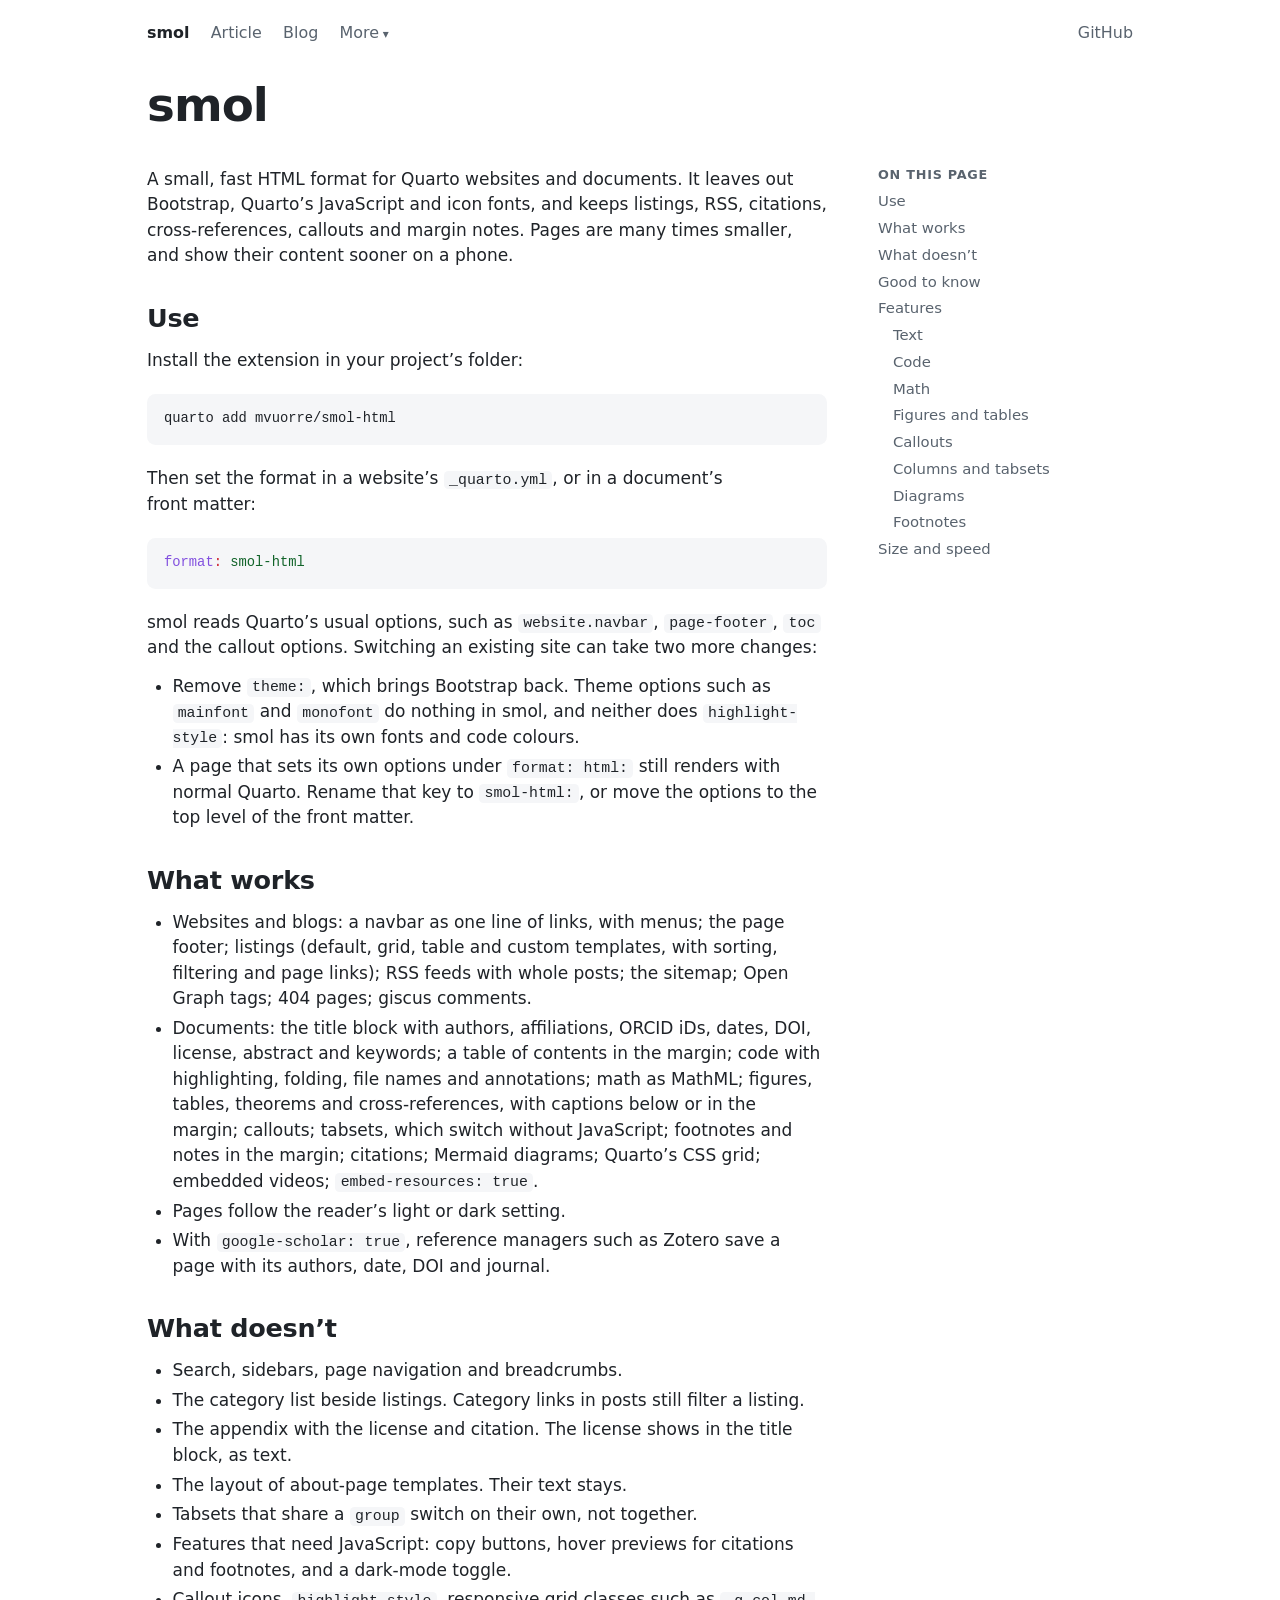
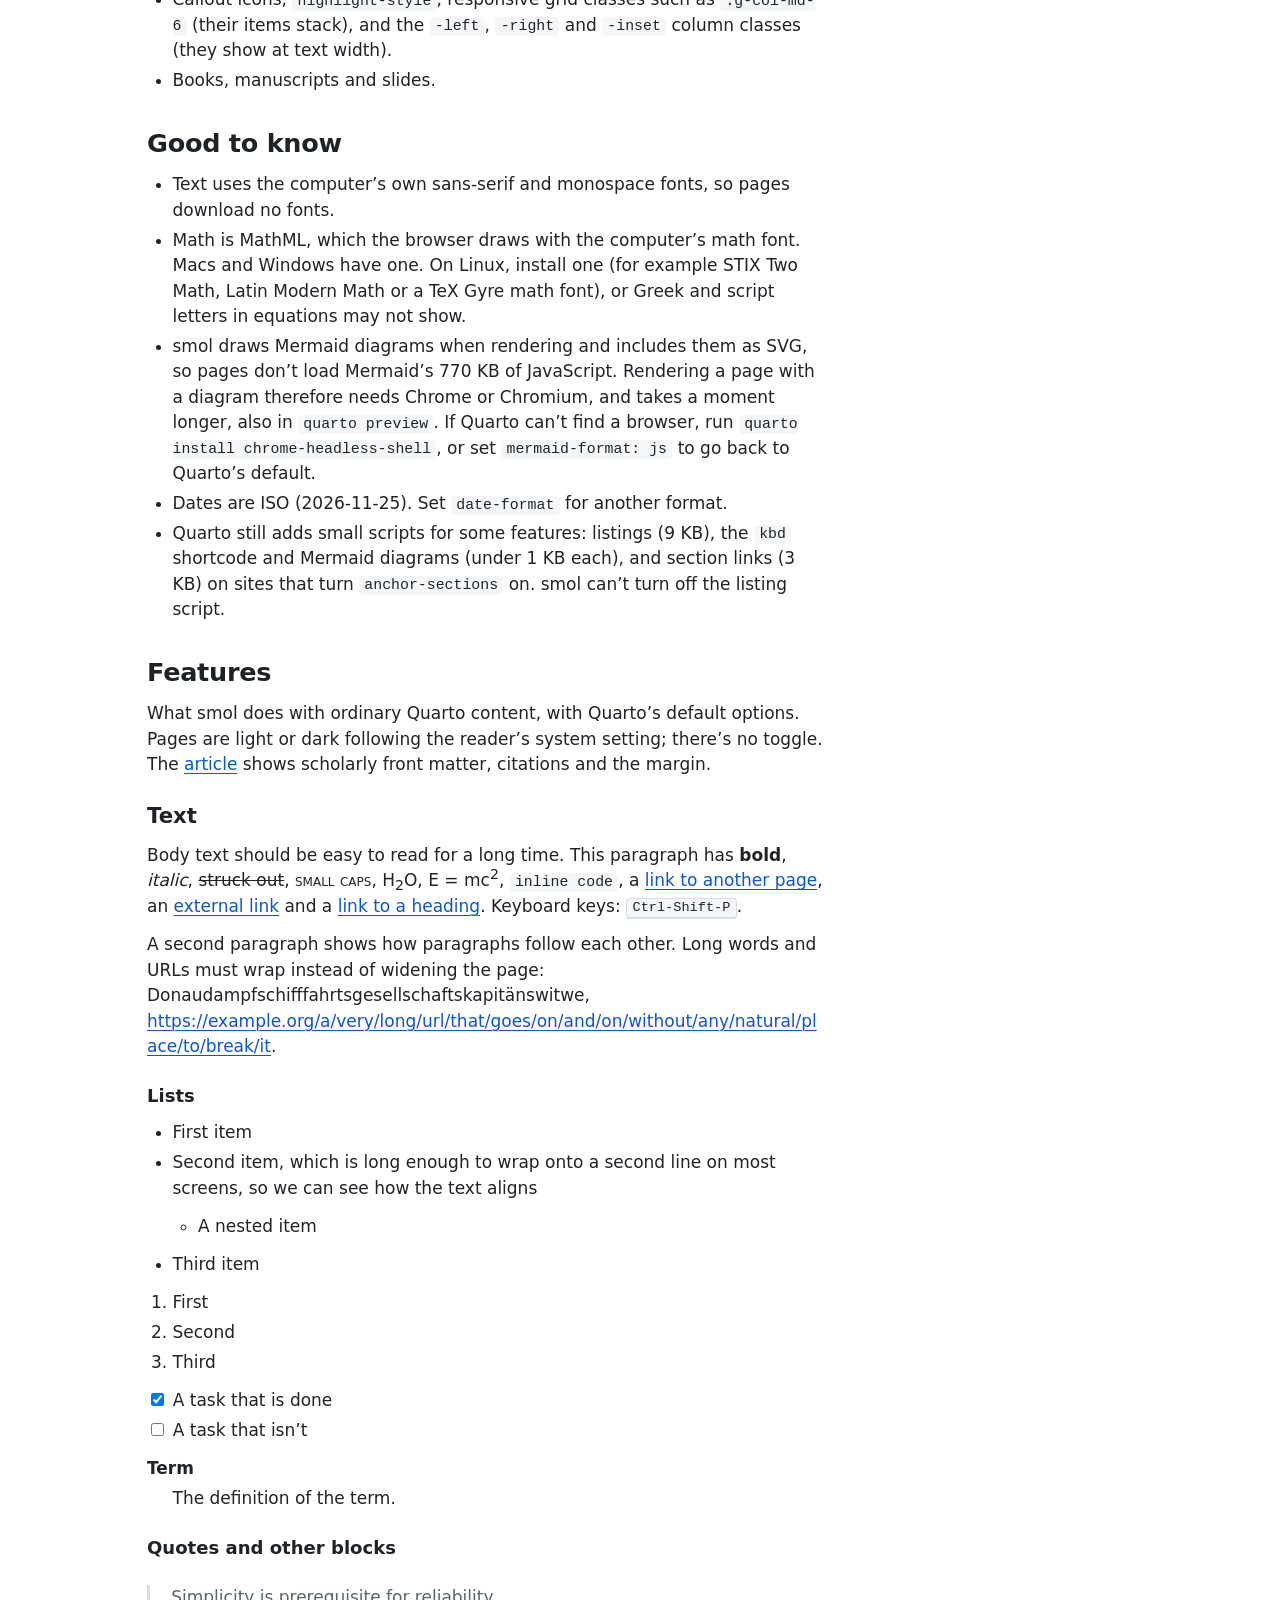
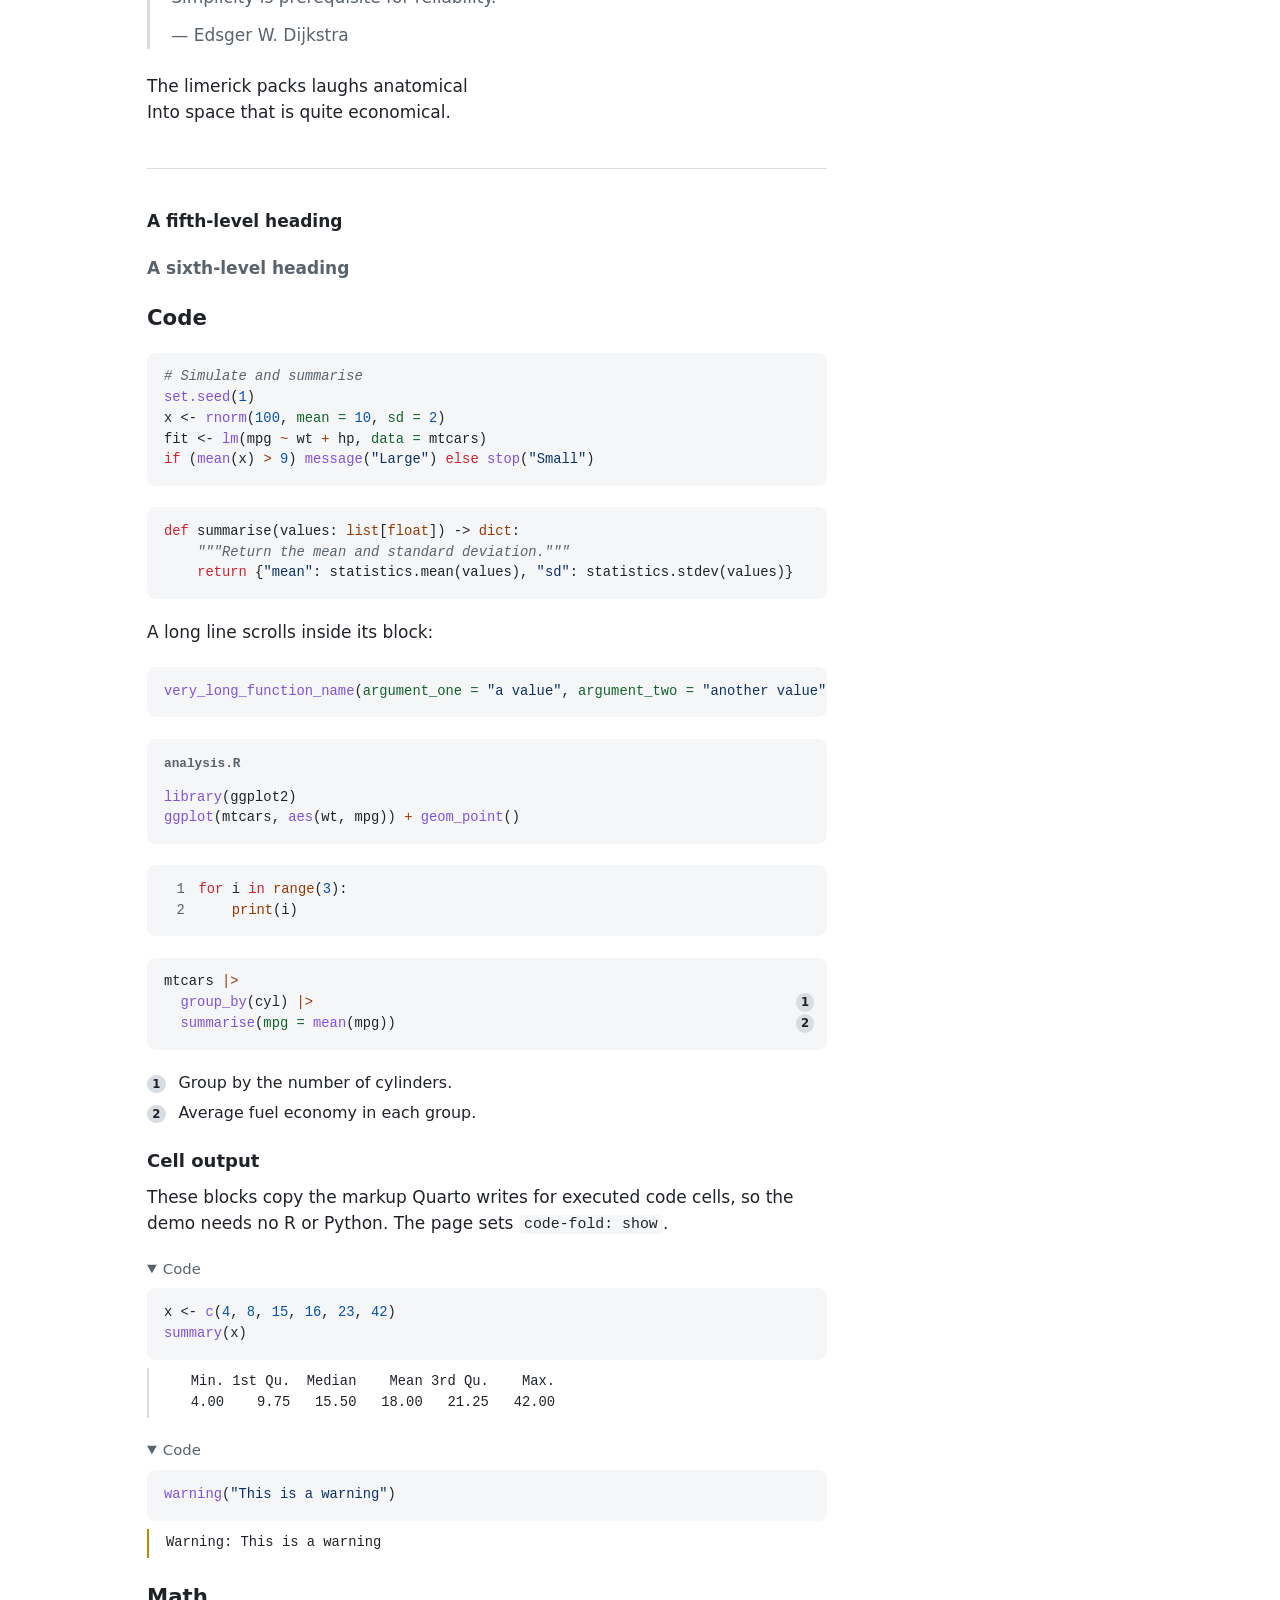
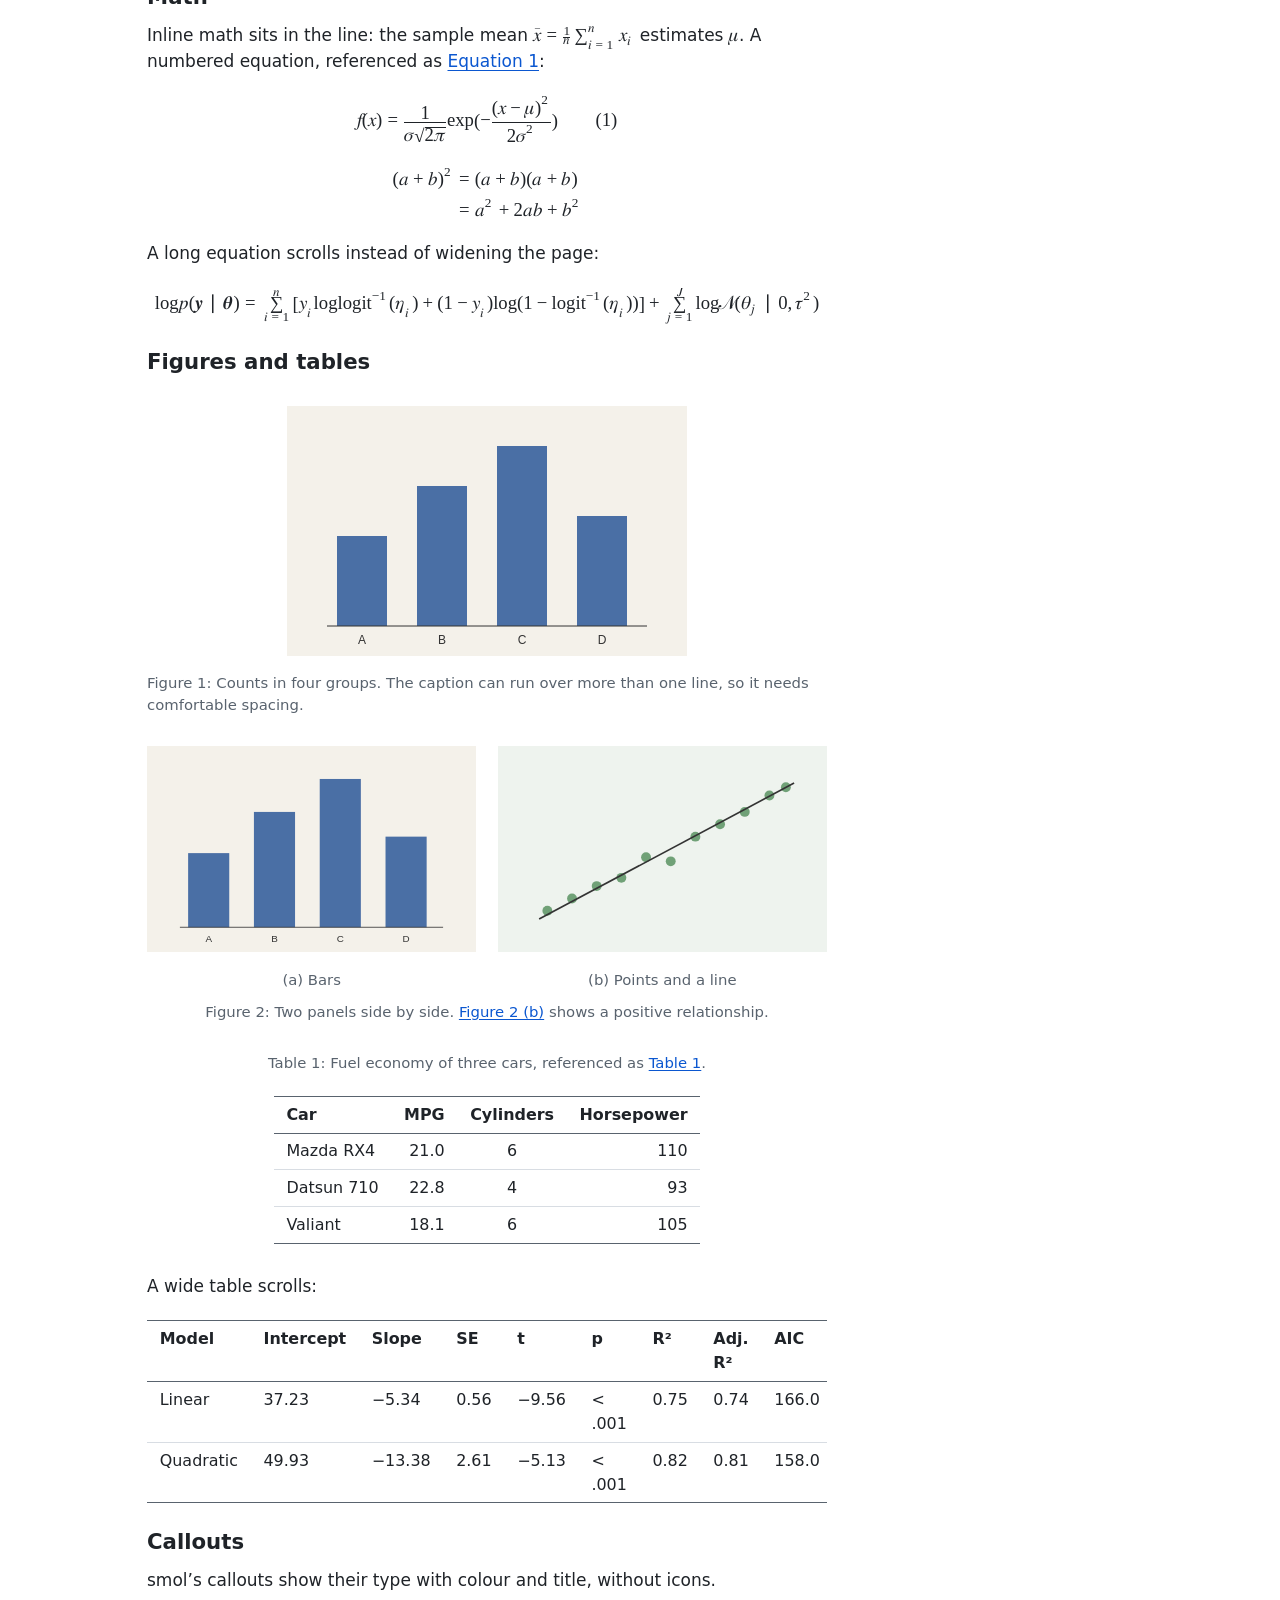
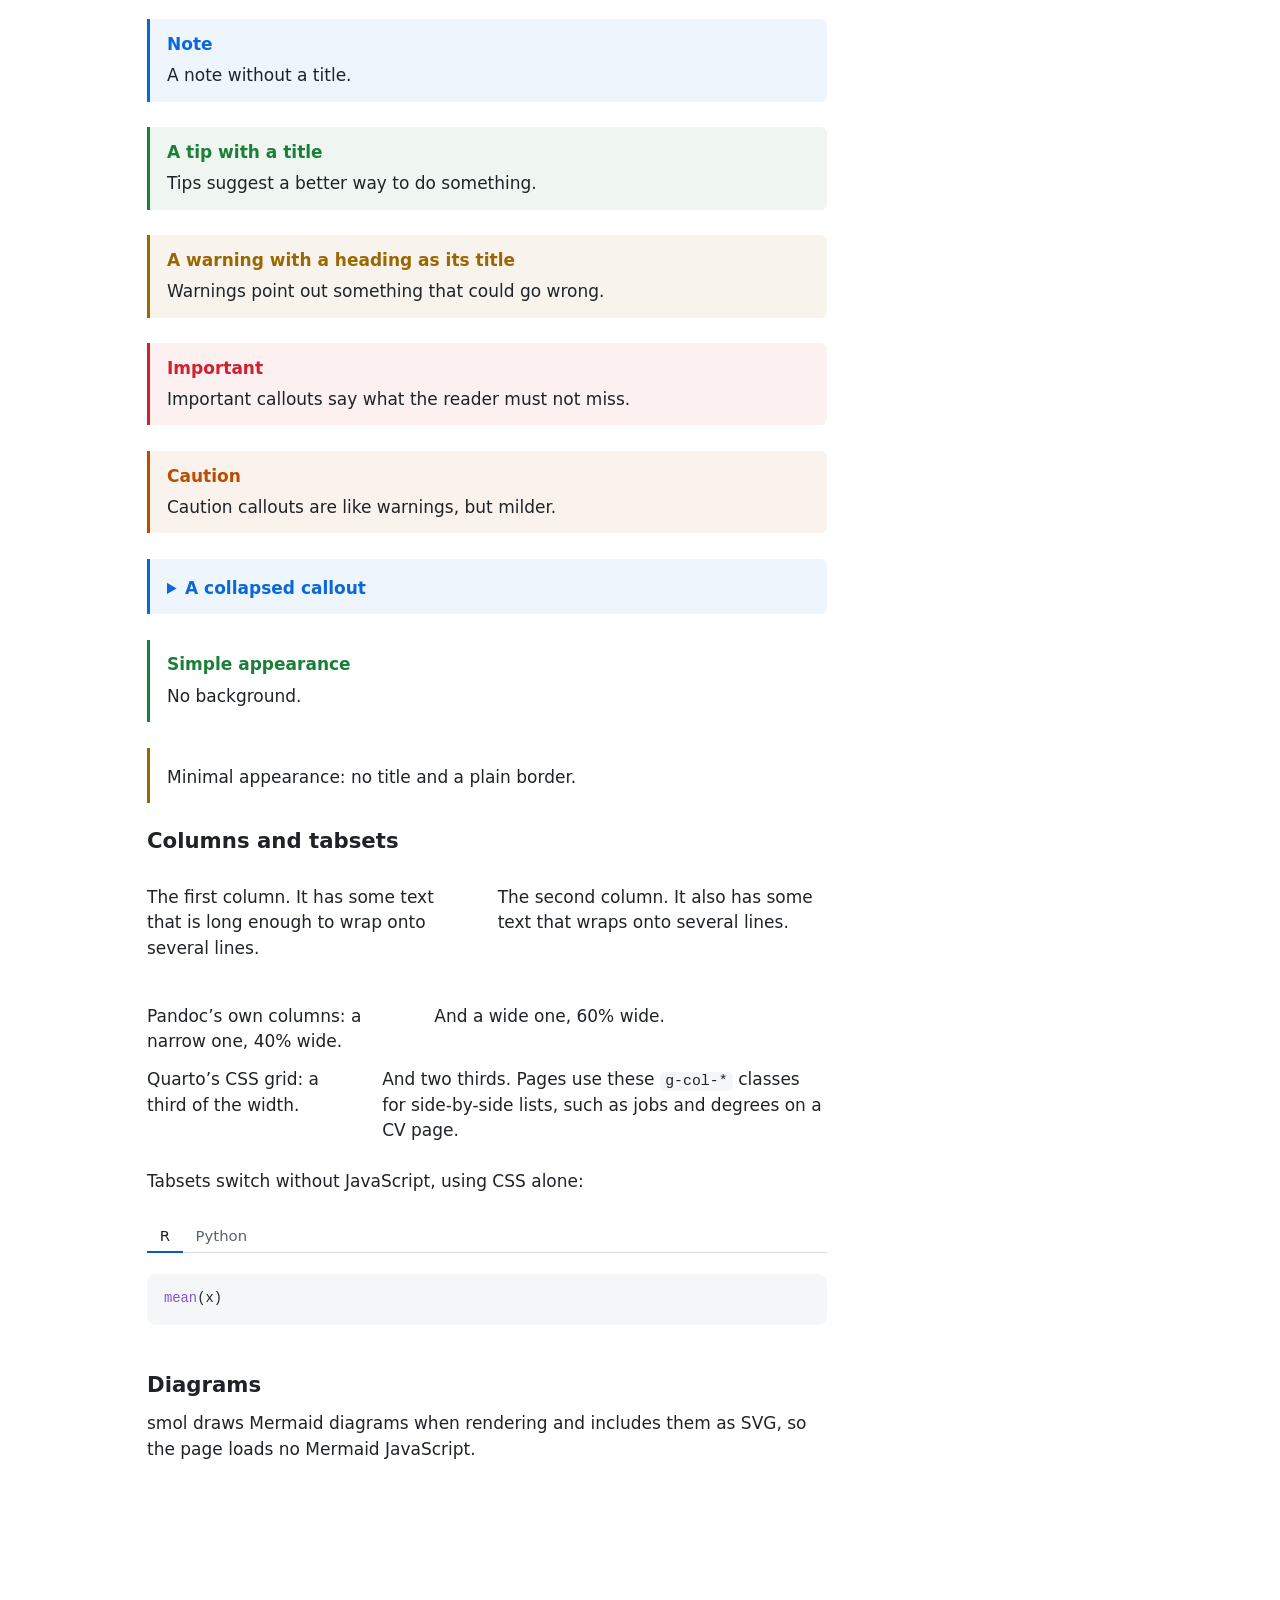
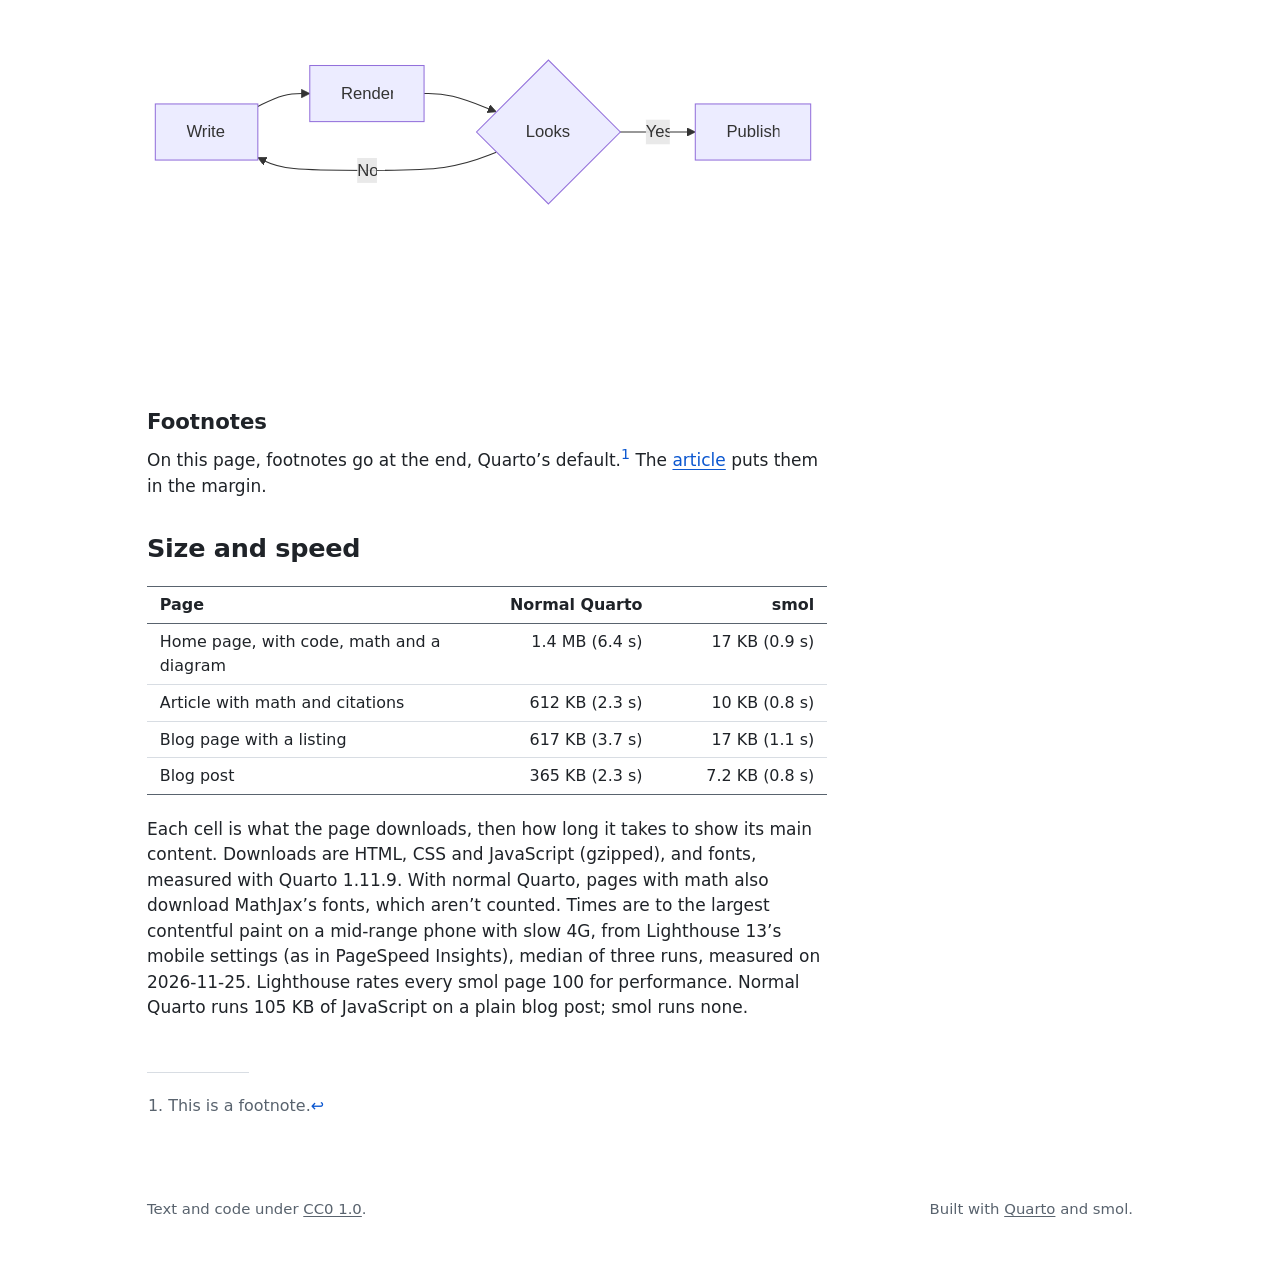
<file: index.html>
<!DOCTYPE html>
<html xmlns="http://www.w3.org/1999/xhtml" lang="en" xml:lang="en"><head>

<meta charset="utf-8">
<meta name="generator" content="quarto-1.11.9">

<meta name="viewport" content="width=device-width, initial-scale=1.0, user-scalable=yes">

<meta name="description" content="smol is a Quarto HTML format without Bootstrap, Quarto’s JavaScript or icon fonts.">

<title>smol</title>
<style>
</style>


<script src="site_libs/quarto-contrib/kbd/kbd.js"></script>
<link href="site_libs/quarto-contrib/kbd/kbd.css" rel="stylesheet">
<script src="site_libs/quarto-diagram/mermaid-postprocess-shim.js"></script>


<link rel="stylesheet" href="site_libs/quarto-contrib/quarto-project/smol/smol.css">
<meta property="og:title" content="smol">
<meta property="og:description" content="smol is a Quarto HTML format without Bootstrap, Quarto’s JavaScript or icon fonts.">
<meta property="og:site_name" content="smol">
</head>

<body>

<header class="site-header"><nav class="site-nav" aria-label="Site"><a class="site-title" href="./index.html">smol</a><ul class="nav-left"><li><a href="./article.html">Article</a></li><li><a href="./blog.html">Blog</a></li><li><details><summary>More</summary><ul><li><a href="./listings.html">Listings</a></li><li><a href="./about.html">About</a></li></ul></details></li></ul><ul class="nav-right"><li><a href="https://github.com/mvuorre/smol-html">GitHub</a></li></ul></nav></header><main class="content" id="quarto-content">

<header id="title-block-header" class="quarto-title-block">
<h1 class="title">smol</h1>
</header>

<nav id="TOC" role="doc-toc" aria-labelledby="toc-title">
    <h2 id="toc-title">On this page</h2>
   
  <ul>
  <li><a href="#use" id="toc-use">Use</a></li>
  <li><a href="#what-works" id="toc-what-works">What works</a></li>
  <li><a href="#what-doesnt" id="toc-what-doesnt">What doesn’t</a></li>
  <li><a href="#good-to-know" id="toc-good-to-know">Good to know</a></li>
  <li><a href="#features" id="toc-features">Features</a>
  <ul>
  <li><a href="#text" id="toc-text">Text</a></li>
  <li><a href="#code" id="toc-code">Code</a></li>
  <li><a href="#math" id="toc-math">Math</a></li>
  <li><a href="#figures-and-tables" id="toc-figures-and-tables">Figures and tables</a></li>
  <li><a href="#callouts" id="toc-callouts">Callouts</a></li>
  <li><a href="#columns-and-tabsets" id="toc-columns-and-tabsets">Columns and tabsets</a></li>
  <li><a href="#diagrams" id="toc-diagrams">Diagrams</a></li>
  <li><a href="#footnotes" id="toc-footnotes">Footnotes</a></li>
  </ul></li>
  <li><a href="#size-and-speed" id="toc-size-and-speed">Size and speed</a></li>
  </ul>
</nav>
<p>A small, fast HTML format for Quarto websites and documents. It leaves out Bootstrap, Quarto’s JavaScript and icon fonts, and keeps listings, RSS, citations, cross-references, callouts and margin notes. Pages are many times smaller, and show their content sooner on a phone.</p>
<h2 id="use">Use</h2>
<p>Install the extension in your project’s folder:</p>
<div class="sourceCode" id="cb1"><pre class="sourceCode sh"><code class="sourceCode bash"><span id="cb1-1"><a href="#cb1-1" aria-hidden="true" tabindex="-1"></a><span class="ex">quarto</span> add mvuorre/smol-html</span></code></pre></div>
<p>Then set the format in a website’s <code>_quarto.yml</code>, or in a document’s front matter:</p>
<div class="sourceCode" id="cb2"><pre class="sourceCode yaml"><code class="sourceCode yaml"><span id="cb2-1"><a href="#cb2-1" aria-hidden="true" tabindex="-1"></a><span class="fu">format</span><span class="kw">:</span><span class="at"> smol-html</span></span></code></pre></div>
<p>smol reads Quarto’s usual options, such as <code>website.navbar</code>, <code>page-footer</code>, <code>toc</code> and the callout options. Switching an existing site can take two more changes:</p>
<ul>
<li>Remove <code>theme:</code>, which brings Bootstrap back. Theme options such as <code>mainfont</code> and <code>monofont</code> do nothing in smol, and neither does <code>highlight-style</code>: smol has its own fonts and code colours.</li>
<li>A page that sets its own options under <code>format: html:</code> still renders with normal Quarto. Rename that key to <code>smol-html:</code>, or move the options to the top level of the front matter.</li>
</ul>
<h2 id="what-works">What works</h2>
<ul>
<li>Websites and blogs: a navbar as one line of links, with menus; the page footer; listings (default, grid, table and custom templates, with sorting, filtering and page links); RSS feeds with whole posts; the sitemap; Open Graph tags; 404 pages; giscus comments.</li>
<li>Documents: the title block with authors, affiliations, ORCID iDs, dates, DOI, license, abstract and keywords; a table of contents in the margin; code with highlighting, folding, file names and annotations; math as MathML; figures, tables, theorems and cross-references, with captions below or in the margin; callouts; tabsets, which switch without JavaScript; footnotes and notes in the margin; citations; Mermaid diagrams; Quarto’s CSS grid; embedded videos; <code>embed-resources: true</code>.</li>
<li>Pages follow the reader’s light or dark setting.</li>
<li>With <code>google-scholar: true</code>, reference managers such as Zotero save a page with its authors, date, DOI and journal.</li>
</ul>
<h2 id="what-doesnt">What doesn’t</h2>
<ul>
<li>Search, sidebars, page navigation and breadcrumbs.</li>
<li>The category list beside listings. Category links in posts still filter a listing.</li>
<li>The appendix with the license and citation. The license shows in the title block, as text.</li>
<li>The layout of about-page templates. Their text stays.</li>
<li>Tabsets that share a <code>group</code> switch on their own, not together.</li>
<li>Features that need JavaScript: copy buttons, hover previews for citations and footnotes, and a dark-mode toggle.</li>
<li>Callout icons, <code>highlight-style</code>, responsive grid classes such as <code>.g-col-md-6</code> (their items stack), and the <code>-left</code>, <code>-right</code> and <code>-inset</code> column classes (they show at text width).</li>
<li>Books, manuscripts and slides.</li>
</ul>
<h2 id="good-to-know">Good to know</h2>
<ul>
<li>Text uses the computer’s own sans-serif and monospace fonts, so pages download no fonts.</li>
<li>Math is MathML, which the browser draws with the computer’s math font. Macs and Windows have one. On Linux, install one (for example STIX Two Math, Latin Modern Math or a TeX Gyre math font), or Greek and script letters in equations may not show.</li>
<li>smol draws Mermaid diagrams when rendering and includes them as SVG, so pages don’t load Mermaid’s 770 KB of JavaScript. Rendering a page with a diagram therefore needs Chrome or Chromium, and takes a moment longer, also in <code>quarto preview</code>. If Quarto can’t find a browser, run <code>quarto install chrome-headless-shell</code>, or set <code>mermaid-format: js</code> to go back to Quarto’s default.</li>
<li>Dates are ISO (2026-11-25). Set <code>date-format</code> for another format.</li>
<li>Quarto still adds small scripts for some features: listings (9 KB), the <code>kbd</code> shortcode and Mermaid diagrams (under 1 KB each), and section links (3 KB) on sites that turn <code>anchor-sections</code> on. smol can’t turn off the listing script.</li>
</ul>
<h2 id="features">Features</h2>
<p>What smol does with ordinary Quarto content, with Quarto’s default options. Pages are light or dark following the reader’s system setting; there’s no toggle. The <a href="./article.html">article</a> shows scholarly front matter, citations and the margin.</p>
<h3 id="text">Text</h3>
<p>Body text should be easy to read for a long time. This paragraph has <strong>bold</strong>, <em>italic</em>, <del>struck out</del>, <span class="smallcaps">small caps</span>, H<sub>2</sub>O, E = mc<sup>2</sup>, <code>inline code</code>, a <a href="./article.html">link to another page</a>, an <a href="https://quarto.org/">external link</a> and a <a href="#sec-lists">link to a heading</a>. Keyboard keys: <kbd title="Ctrl-Shift-P" aria-hidden="true">Ctrl-Shift-P</kbd><span class="visually-hidden">Ctrl-Shift-P</span>.</p>
<p>A second paragraph shows how paragraphs follow each other. Long words and URLs must wrap instead of widening the page: Donaudampfschifffahrtsgesellschaftskapitänswitwe, <a href="https://example.org/a/very/long/url/that/goes/on/and/on/without/any/natural/place/to/break/it" class="uri">https://example.org/a/very/long/url/that/goes/on/and/on/without/any/natural/place/to/break/it</a>.</p>
<h4 id="sec-lists">Lists</h4>
<ul>
<li>First item</li>
<li>Second item, which is long enough to wrap onto a second line on most screens, so we can see how the text aligns
<ul>
<li>A nested item</li>
</ul></li>
<li>Third item</li>
</ul>
<ol type="1">
<li>First</li>
<li>Second</li>
<li>Third</li>
</ol>
<ul class="task-list">
<li><label><input type="checkbox" checked="">A task that is done</label></li>
<li><label><input type="checkbox">A task that isn’t</label></li>
</ul>
<dl>
<dt>Term</dt>
<dd>
The definition of the term.
</dd>
</dl>
<h4 id="quotes-and-other-blocks">Quotes and other blocks</h4>
<blockquote>
<p>Simplicity is prerequisite for reliability.</p>
<p>— Edsger W. Dijkstra</p>
</blockquote>
<div class="line-block">The limerick packs laughs anatomical<br>
Into space that is quite economical.</div>
<hr>
<h5 id="a-fifth-level-heading">A fifth-level heading</h5>
<h6 id="a-sixth-level-heading">A sixth-level heading</h6>
<h3 id="code">Code</h3>
<div class="sourceCode" id="cb3"><pre class="sourceCode r"><code class="sourceCode r"><span id="cb3-1"><a href="#cb3-1" aria-hidden="true" tabindex="-1"></a><span class="co"># Simulate and summarise</span></span>
<span id="cb3-2"><a href="#cb3-2" aria-hidden="true" tabindex="-1"></a><span class="fu">set.seed</span>(<span class="dv">1</span>)</span>
<span id="cb3-3"><a href="#cb3-3" aria-hidden="true" tabindex="-1"></a>x <span class="ot">&lt;-</span> <span class="fu">rnorm</span>(<span class="dv">100</span>, <span class="at">mean =</span> <span class="dv">10</span>, <span class="at">sd =</span> <span class="dv">2</span>)</span>
<span id="cb3-4"><a href="#cb3-4" aria-hidden="true" tabindex="-1"></a>fit <span class="ot">&lt;-</span> <span class="fu">lm</span>(mpg <span class="sc">~</span> wt <span class="sc">+</span> hp, <span class="at">data =</span> mtcars)</span>
<span id="cb3-5"><a href="#cb3-5" aria-hidden="true" tabindex="-1"></a><span class="cf">if</span> (<span class="fu">mean</span>(x) <span class="sc">&gt;</span> <span class="dv">9</span>) <span class="fu">message</span>(<span class="st">"Large"</span>) <span class="cf">else</span> <span class="fu">stop</span>(<span class="st">"Small"</span>)</span></code></pre></div>
<div class="sourceCode" id="cb4"><pre class="sourceCode python"><code class="sourceCode python"><span id="cb4-1"><a href="#cb4-1" aria-hidden="true" tabindex="-1"></a><span class="kw">def</span> summarise(values: <span class="bu">list</span>[<span class="bu">float</span>]) <span class="op">-&gt;</span> <span class="bu">dict</span>:</span>
<span id="cb4-2"><a href="#cb4-2" aria-hidden="true" tabindex="-1"></a>    <span class="co">"""Return the mean and standard deviation."""</span></span>
<span id="cb4-3"><a href="#cb4-3" aria-hidden="true" tabindex="-1"></a>    <span class="cf">return</span> {<span class="st">"mean"</span>: statistics.mean(values), <span class="st">"sd"</span>: statistics.stdev(values)}</span></code></pre></div>
<p>A long line scrolls inside its block:</p>
<div class="sourceCode" id="cb5"><pre class="sourceCode r"><code class="sourceCode r"><span id="cb5-1"><a href="#cb5-1" aria-hidden="true" tabindex="-1"></a><span class="fu">very_long_function_name</span>(<span class="at">argument_one =</span> <span class="st">"a value"</span>, <span class="at">argument_two =</span> <span class="st">"another value"</span>, <span class="at">argument_three =</span> <span class="fu">c</span>(<span class="dv">1</span>, <span class="dv">2</span>, <span class="dv">3</span>, <span class="dv">4</span>, <span class="dv">5</span>, <span class="dv">6</span>, <span class="dv">7</span>, <span class="dv">8</span>, <span class="dv">9</span>, <span class="dv">10</span>))</span></code></pre></div>
<div class="code-with-filename">
<div class="code-with-filename-file">
<pre><strong>analysis.R</strong></pre>
</div>
<div class="sourceCode" id="cb6" data-filename="analysis.R"><pre class="sourceCode r"><code class="sourceCode r"><span id="cb6-1"><a href="#cb6-1" aria-hidden="true" tabindex="-1"></a><span class="fu">library</span>(ggplot2)</span>
<span id="cb6-2"><a href="#cb6-2" aria-hidden="true" tabindex="-1"></a><span class="fu">ggplot</span>(mtcars, <span class="fu">aes</span>(wt, mpg)) <span class="sc">+</span> <span class="fu">geom_point</span>()</span></code></pre></div>
</div>
<div class="sourceCode" id="cb7"><pre class="sourceCode numberSource python number-lines"><code class="sourceCode python"><span id="cb7-1"><a href="#cb7-1" aria-label="1"></a><span class="cf">for</span> i <span class="kw">in</span> <span class="bu">range</span>(<span class="dv">3</span>):</span>
<span id="cb7-2"><a href="#cb7-2" aria-label="2"></a>    <span class="bu">print</span>(i)</span></code></pre></div>
<div class="sourceCode" id="annotated-cell-8"><pre class="sourceCode r code-annotation-code code-annotated"><code class="sourceCode r"><span id="annotated-cell-8-1"><a href="#annotated-cell-8-1" aria-hidden="true" tabindex="-1"></a>mtcars <span class="sc">|&gt;</span></span>
<a class="code-annotation-anchor" data-target-cell="annotated-cell-8" data-target-annotation="1" onclick="event.preventDefault();">1</a><span id="annotated-cell-8-2" class="code-annotation-target"><a href="#annotated-cell-8-2" aria-hidden="true" tabindex="-1"></a>  <span class="fu">group_by</span>(cyl) <span class="sc">|&gt;</span></span>
<a class="code-annotation-anchor" data-target-cell="annotated-cell-8" data-target-annotation="2" onclick="event.preventDefault();">2</a><span id="annotated-cell-8-3" class="code-annotation-target"><a href="#annotated-cell-8-3" aria-hidden="true" tabindex="-1"></a>  <span class="fu">summarise</span>(<span class="at">mpg =</span> <span class="fu">mean</span>(mpg))</span><div class="code-annotation-gutter-bg"></div><div class="code-annotation-gutter"></div></code></pre></div>
<dl class="code-annotation-container-grid">
<dt data-target-cell="annotated-cell-8" data-target-annotation="1">1</dt>
<dd>
<span data-code-cell="annotated-cell-8" data-code-lines="2" data-code-annotation="1">Group by the number of cylinders.</span>
</dd>
<dt data-target-cell="annotated-cell-8" data-target-annotation="2">2</dt>
<dd>
<span data-code-cell="annotated-cell-8" data-code-lines="3" data-code-annotation="2">Average fuel economy in each group.</span>
</dd>
</dl>
<h4 id="cell-output">Cell output</h4>
<p>These blocks copy the markup Quarto writes for executed code cells, so the demo needs no R or Python. The page sets <code>code-fold: show</code>.</p>
<div class="cell">
<details open="" class="code-fold">
<summary>Code</summary>
<div class="sourceCode cell-code" id="cb8"><pre class="sourceCode r"><code class="sourceCode r"><span id="cb8-1"><a href="#cb8-1" aria-hidden="true" tabindex="-1"></a>x <span class="ot">&lt;-</span> <span class="fu">c</span>(<span class="dv">4</span>, <span class="dv">8</span>, <span class="dv">15</span>, <span class="dv">16</span>, <span class="dv">23</span>, <span class="dv">42</span>)</span>
<span id="cb8-2"><a href="#cb8-2" aria-hidden="true" tabindex="-1"></a><span class="fu">summary</span>(x)</span></code></pre></div>
</details>
<div class="cell-output cell-output-stdout">
<pre><code>   Min. 1st Qu.  Median    Mean 3rd Qu.    Max.
   4.00    9.75   15.50   18.00   21.25   42.00</code></pre>
</div>
</div>
<div class="cell">
<details open="" class="code-fold">
<summary>Code</summary>
<div class="sourceCode cell-code" id="cb10"><pre class="sourceCode r"><code class="sourceCode r"><span id="cb10-1"><a href="#cb10-1" aria-hidden="true" tabindex="-1"></a><span class="fu">warning</span>(<span class="st">"This is a warning"</span>)</span></code></pre></div>
</details>
<div class="cell-output cell-output-stderr">
<pre><code>Warning: This is a warning</code></pre>
</div>
</div>
<h3 id="math">Math</h3>
<p>Inline math sits in the line: the sample mean <math display="inline" xmlns="http://www.w3.org/1998/Math/MathML"><semantics><mrow><mover><mi>x</mi><mo accent="true">‾</mo></mover><mo>=</mo><mfrac><mn>1</mn><mi>n</mi></mfrac><msubsup><mo>∑</mo><mrow><mi>i</mi><mo>=</mo><mn>1</mn></mrow><mi>n</mi></msubsup><msub><mi>x</mi><mi>i</mi></msub></mrow><annotation encoding="application/x-tex">\bar{x} = \frac{1}{n}\sum_{i=1}^{n} x_i</annotation></semantics></math> estimates <math display="inline" xmlns="http://www.w3.org/1998/Math/MathML"><semantics><mi>μ</mi><annotation encoding="application/x-tex">\mu</annotation></semantics></math>. A numbered equation, referenced as <a href="#eq-normal" class="quarto-xref">Equation&nbsp;1</a>:</p>
<p><span id="eq-normal"><math display="block" xmlns="http://www.w3.org/1998/Math/MathML"><semantics><mrow><mi>f</mi><mo stretchy="false" form="prefix">(</mo><mi>x</mi><mo stretchy="false" form="postfix">)</mo><mo>=</mo><mfrac><mn>1</mn><mrow><mi>σ</mi><msqrt><mrow><mn>2</mn><mi>π</mi></mrow></msqrt></mrow></mfrac><mrow><mi mathvariant="normal">exp</mi><mo>⁡</mo></mrow><mrow><mo stretchy="true" form="prefix">(</mo><mi>−</mi><mfrac><mrow><mo stretchy="false" form="prefix">(</mo><mi>x</mi><mo>−</mo><mi>μ</mi><msup><mo stretchy="false" form="postfix">)</mo><mn>2</mn></msup></mrow><mrow><mn>2</mn><msup><mi>σ</mi><mn>2</mn></msup></mrow></mfrac><mo stretchy="true" form="postfix">)</mo></mrow><mspace width="2.0em"></mspace><mo stretchy="false" form="prefix">(</mo><mn>1</mn><mo stretchy="false" form="postfix">)</mo></mrow><annotation encoding="application/x-tex">
f(x) = \frac{1}{\sigma\sqrt{2\pi}} \exp\left(-\frac{(x - \mu)^2}{2\sigma^2}\right)
 \qquad(1)</annotation></semantics></math></span></p>
<p><math display="block" xmlns="http://www.w3.org/1998/Math/MathML"><semantics><mtable><mtr><mtd columnalign="right" style="text-align: right; padding-right: 0"><mo stretchy="false" form="prefix">(</mo><mi>a</mi><mo>+</mo><mi>b</mi><msup><mo stretchy="false" form="postfix">)</mo><mn>2</mn></msup></mtd><mtd columnalign="left" style="text-align: left; padding-left: 0"><mo>=</mo><mo stretchy="false" form="prefix">(</mo><mi>a</mi><mo>+</mo><mi>b</mi><mo stretchy="false" form="postfix">)</mo><mo stretchy="false" form="prefix">(</mo><mi>a</mi><mo>+</mo><mi>b</mi><mo stretchy="false" form="postfix">)</mo></mtd></mtr><mtr><mtd columnalign="right" style="text-align: right; padding-right: 0"></mtd><mtd columnalign="left" style="text-align: left; padding-left: 0"><mo>=</mo><msup><mi>a</mi><mn>2</mn></msup><mo>+</mo><mn>2</mn><mi>a</mi><mi>b</mi><mo>+</mo><msup><mi>b</mi><mn>2</mn></msup></mtd></mtr></mtable><annotation encoding="application/x-tex">
\begin{aligned}
(a + b)^2 &amp;= (a + b)(a + b) \\
          &amp;= a^2 + 2ab + b^2
\end{aligned}
</annotation></semantics></math></p>
<p>A long equation scrolls instead of widening the page:</p>
<p><math display="block" xmlns="http://www.w3.org/1998/Math/MathML"><semantics><mrow><mrow><mi mathvariant="normal">log</mi><mo>⁡</mo></mrow><mi>p</mi><mo stretchy="false" form="prefix">(</mo><mi mathvariant="bold-italic">𝒚</mi><mo>∣</mo><mi mathvariant="bold-italic">𝜽</mi><mo stretchy="false" form="postfix">)</mo><mo>=</mo><munderover><mo>∑</mo><mrow><mi>i</mi><mo>=</mo><mn>1</mn></mrow><mi>n</mi></munderover><mrow><mo stretchy="true" form="prefix">[</mo><msub><mi>y</mi><mi>i</mi></msub><mi mathvariant="normal">log</mi><msup><mrow><mi mathvariant="normal">logit</mi><mo>⁡</mo></mrow><mrow><mi>−</mi><mn>1</mn></mrow></msup><mo stretchy="false" form="prefix">(</mo><msub><mi>η</mi><mi>i</mi></msub><mo stretchy="false" form="postfix">)</mo><mo>+</mo><mo stretchy="false" form="prefix">(</mo><mn>1</mn><mo>−</mo><msub><mi>y</mi><mi>i</mi></msub><mo stretchy="false" form="postfix">)</mo><mi mathvariant="normal">log</mi><mrow><mo stretchy="true" form="prefix">(</mo><mn>1</mn><mo>−</mo><msup><mrow><mi mathvariant="normal">logit</mi><mo>⁡</mo></mrow><mrow><mi>−</mi><mn>1</mn></mrow></msup><mo stretchy="false" form="prefix">(</mo><msub><mi>η</mi><mi>i</mi></msub><mo stretchy="false" form="postfix">)</mo><mo stretchy="true" form="postfix">)</mo></mrow><mo stretchy="true" form="postfix">]</mo></mrow><mo>+</mo><munderover><mo>∑</mo><mrow><mi>j</mi><mo>=</mo><mn>1</mn></mrow><mi>J</mi></munderover><mrow><mi mathvariant="normal">log</mi><mo>⁡</mo></mrow><mi mathvariant="script">𝒩</mi><mo stretchy="false" form="prefix">(</mo><msub><mi>θ</mi><mi>j</mi></msub><mo>∣</mo><mn>0</mn><mo>,</mo><msup><mi>τ</mi><mn>2</mn></msup><mo stretchy="false" form="postfix">)</mo></mrow><annotation encoding="application/x-tex">
\log p(\mathbf{y} \mid \boldsymbol{\theta}) = \sum_{i=1}^{n} \left[ y_i \log \operatorname{logit}^{-1}(\eta_i) + (1 - y_i) \log\left(1 - \operatorname{logit}^{-1}(\eta_i)\right) \right] + \sum_{j=1}^{J} \log \mathcal{N}(\theta_j \mid 0, \tau^2)
</annotation></semantics></math></p>
<h3 id="figures-and-tables">Figures and tables</h3>
<div id="fig-bars" class="quarto-float quarto-figure quarto-figure-center" alt="A bar chart with four bars labelled A to D.">
<figure class="quarto-float quarto-float-fig">
<div aria-describedby="fig-bars-caption-0ceaefa1-69ba-4598-a22c-09a6ac19f8ca">
<img src="images/bars.svg" alt="A bar chart with four bars labelled A to D.">
</div>
<figcaption class="quarto-float-caption-bottom quarto-float-caption quarto-float-fig" id="fig-bars-caption-0ceaefa1-69ba-4598-a22c-09a6ac19f8ca">
Figure&nbsp;1: Counts in four groups. The caption can run over more than one line, so it needs comfortable spacing.
</figcaption>
</figure>
</div>
<div id="fig-panels" class="quarto-layout-panel">
<figure class="quarto-float quarto-float-fig">
<div aria-describedby="fig-panels-caption-0ceaefa1-69ba-4598-a22c-09a6ac19f8ca">
<div class="quarto-layout-row">
<div class="quarto-layout-cell-subref quarto-layout-cell" data-ref-parent="fig-panels" style="flex-basis: 50.0%;justify-content: flex-start;">
<div id="fig-panel-a" class="quarto-float quarto-figure quarto-figure-center">
<figure class="quarto-float quarto-subfloat-fig">
<div aria-describedby="fig-panel-a-caption-0ceaefa1-69ba-4598-a22c-09a6ac19f8ca">
<img src="images/bars.svg" data-ref-parent="fig-panels">
</div>
<figcaption class="quarto-float-caption-bottom quarto-subfloat-caption quarto-subfloat-fig" id="fig-panel-a-caption-0ceaefa1-69ba-4598-a22c-09a6ac19f8ca">
(a) Bars
</figcaption>
</figure>
</div>
</div>
<div class="quarto-layout-cell-subref quarto-layout-cell" data-ref-parent="fig-panels" style="flex-basis: 50.0%;justify-content: flex-start;">
<div id="fig-panel-b" class="quarto-float quarto-figure quarto-figure-center">
<figure class="quarto-float quarto-subfloat-fig">
<div aria-describedby="fig-panel-b-caption-0ceaefa1-69ba-4598-a22c-09a6ac19f8ca">
<img src="images/scatter.svg" data-ref-parent="fig-panels">
</div>
<figcaption class="quarto-float-caption-bottom quarto-subfloat-caption quarto-subfloat-fig" id="fig-panel-b-caption-0ceaefa1-69ba-4598-a22c-09a6ac19f8ca">
(b) Points and a line
</figcaption>
</figure>
</div>
</div>
</div>
</div>
<figcaption class="quarto-float-caption-bottom quarto-float-caption quarto-float-fig" id="fig-panels-caption-0ceaefa1-69ba-4598-a22c-09a6ac19f8ca">
Figure&nbsp;2: Two panels side by side. <a href="#fig-panel-b" class="quarto-xref">Figure&nbsp;2 (b)</a> shows a positive relationship.
</figcaption>
</figure>
</div>
<div id="tbl-cars" class="quarto-float quarto-figure quarto-figure-center">
<figure class="quarto-float quarto-float-tbl">
<figcaption class="quarto-float-caption-top quarto-float-caption quarto-float-tbl" id="tbl-cars-caption-0ceaefa1-69ba-4598-a22c-09a6ac19f8ca">
Table&nbsp;1: Fuel economy of three cars, referenced as <a href="#tbl-cars" class="quarto-xref">Table&nbsp;1</a>.
</figcaption>
<div aria-describedby="tbl-cars-caption-0ceaefa1-69ba-4598-a22c-09a6ac19f8ca">
<table class="caption-top">
<thead>
<tr class="header">
<th style="text-align: left;">Car</th>
<th style="text-align: right;">MPG</th>
<th style="text-align: center;">Cylinders</th>
<th style="text-align: right;">Horsepower</th>
</tr>
</thead>
<tbody>
<tr class="odd">
<td style="text-align: left;">Mazda RX4</td>
<td style="text-align: right;">21.0</td>
<td style="text-align: center;">6</td>
<td style="text-align: right;">110</td>
</tr>
<tr class="even">
<td style="text-align: left;">Datsun 710</td>
<td style="text-align: right;">22.8</td>
<td style="text-align: center;">4</td>
<td style="text-align: right;">93</td>
</tr>
<tr class="odd">
<td style="text-align: left;">Valiant</td>
<td style="text-align: right;">18.1</td>
<td style="text-align: center;">6</td>
<td style="text-align: right;">105</td>
</tr>
</tbody>
</table>
</div>
</figure>
</div>
<p>A wide table scrolls:</p>
<table class="caption-top">
<colgroup>
<col style="width: 8%">
<col style="width: 8%">
<col style="width: 8%">
<col style="width: 8%">
<col style="width: 8%">
<col style="width: 8%">
<col style="width: 8%">
<col style="width: 8%">
<col style="width: 8%">
<col style="width: 8%">
<col style="width: 8%">
<col style="width: 8%">
</colgroup>
<thead>
<tr class="header">
<th>Model</th>
<th>Intercept</th>
<th>Slope</th>
<th>SE</th>
<th>t</th>
<th>p</th>
<th>R²</th>
<th>Adj. R²</th>
<th>AIC</th>
<th>BIC</th>
<th>N</th>
<th>Notes</th>
</tr>
</thead>
<tbody>
<tr class="odd">
<td>Linear</td>
<td>37.23</td>
<td>−5.34</td>
<td>0.56</td>
<td>−9.56</td>
<td>&lt; .001</td>
<td>0.75</td>
<td>0.74</td>
<td>166.0</td>
<td>170.4</td>
<td>32</td>
<td>Weight only</td>
</tr>
<tr class="even">
<td>Quadratic</td>
<td>49.93</td>
<td>−13.38</td>
<td>2.61</td>
<td>−5.13</td>
<td>&lt; .001</td>
<td>0.82</td>
<td>0.81</td>
<td>158.0</td>
<td>163.9</td>
<td>32</td>
<td>Adds weight²</td>
</tr>
</tbody>
</table>
<h3 id="callouts">Callouts</h3>
<p>smol’s callouts show their type with colour and title, without icons.</p>
<div class="callout callout-note">
<div class="callout-title">
Note
</div>
<p>A note without a title.</p>
</div>
<div class="callout callout-tip">
<div class="callout-title">
A tip with a title
</div>
<p>Tips suggest a better way to do something.</p>
</div>
<div class="callout callout-warning">
<div class="callout-title">
A warning with a heading as its title
</div>
<p>Warnings point out something that could go wrong.</p>
</div>
<div class="callout callout-important">
<div class="callout-title">
Important
</div>
<p>Important callouts say what the reader must not miss.</p>
</div>
<div class="callout callout-caution">
<div class="callout-title">
Caution
</div>
<p>Caution callouts are like warnings, but milder.</p>
</div>
<div class="callout callout-note">
<details><summary class="callout-title">A collapsed callout</summary>
<p>The content is hidden until the reader opens it.</p>
</details>
</div>
<div class="callout callout-tip callout-simple">
<div class="callout-title">
Simple appearance
</div>
<p>No background.</p>
</div>
<div class="callout callout-warning callout-simple">
<p>Minimal appearance: no title and a plain border.</p>
</div>
<h3 id="columns-and-tabsets">Columns and tabsets</h3>
<div class="quarto-layout-panel" data-layout-ncol="2">
<div class="quarto-layout-row">
<div class="quarto-layout-cell" style="flex-basis: 50.0%;justify-content: flex-start;">
<p>The first column. It has some text that is long enough to wrap onto several lines.</p>
</div>
<div class="quarto-layout-cell" style="flex-basis: 50.0%;justify-content: flex-start;">
<p>The second column. It also has some text that wraps onto several lines.</p>
</div>
</div>
</div>
<div class="columns">
<div class="column" style="width:40%;">
<p>Pandoc’s own columns: a narrow one, 40% wide.</p>
</div><div class="column" style="width:60%;">
<p>And a wide one, 60% wide.</p>
</div>
</div>
<div class="grid">
<div class="g-col-4">
<p>Quarto’s CSS grid: a third of the width.</p>
</div>
<div class="g-col-8">
<p>And two thirds. Pages use these <code>g-col-*</code> classes for side-by-side lists, such as jobs and degrees on a CV page.</p>
</div>
</div>
<p>Tabsets switch without JavaScript, using CSS alone:</p>
<div class="panel-tabset">
<input type="radio" class="visually-hidden" name="tabset-1" id="tabset-1-1" checked=""><label for="tabset-1-1">
R
</label>
<div class="tab">
<div class="sourceCode" id="cb12"><pre class="sourceCode r"><code class="sourceCode r"><span id="cb12-1"><a href="#cb12-1" aria-hidden="true" tabindex="-1"></a><span class="fu">mean</span>(x)</span></code></pre></div>
</div>
<input type="radio" class="visually-hidden" name="tabset-1" id="tabset-1-2"><label for="tabset-1-2">
Python
</label>
<div class="tab">
<div class="sourceCode" id="cb13"><pre class="sourceCode python"><code class="sourceCode python"><span id="cb13-1"><a href="#cb13-1" aria-hidden="true" tabindex="-1"></a>statistics.mean(x)</span></code></pre></div>
</div>
</div>
<h3 id="diagrams">Diagrams</h3>
<p>smol draws Mermaid diagrams when rendering and includes them as SVG, so the page loads no Mermaid JavaScript.</p>
<div class="cell" data-layout-align="default">
<div class="cell-output-display">
<div>
<p></p><figure class=""><p></p>
<div>
<svg id="mermaid-figure-1" width="672" xmlns="http://www.w3.org/2000/svg" xlink="http://www.w3.org/1999/xlink" class="flowchart" viewbox="0 0 646.84375 154.421875" role="graphics-document document" aria-roledescription="flowchart-v2" height="480">
<style>#mermaid-figure-1{font-family:"trebuchet ms",verdana,arial,sans-serif;font-size:16px;fill:#333;}@keyframes edge-animation-frame{from{stroke-dashoffset:0;}}@keyframes dash{to{stroke-dashoffset:0;}}#mermaid-figure-1 .edge-animation-slow{stroke-dasharray:9,5!important;stroke-dashoffset:900;animation:dash 50s linear infinite;stroke-linecap:round;}#mermaid-figure-1 .edge-animation-fast{stroke-dasharray:9,5!important;stroke-dashoffset:900;animation:dash 20s linear infinite;stroke-linecap:round;}#mermaid-figure-1 .error-icon{fill:#552222;}#mermaid-figure-1 .error-text{fill:#552222;stroke:#552222;}#mermaid-figure-1 .edge-thickness-normal{stroke-width:1px;}#mermaid-figure-1 .edge-thickness-thick{stroke-width:3.5px;}#mermaid-figure-1 .edge-pattern-solid{stroke-dasharray:0;}#mermaid-figure-1 .edge-thickness-invisible{stroke-width:0;fill:none;}#mermaid-figure-1 .edge-pattern-dashed{stroke-dasharray:3;}#mermaid-figure-1 .edge-pattern-dotted{stroke-dasharray:2;}#mermaid-figure-1 .marker{fill:#333333;stroke:#333333;}#mermaid-figure-1 .marker.cross{stroke:#333333;}#mermaid-figure-1 svg{font-family:"trebuchet ms",verdana,arial,sans-serif;font-size:16px;}#mermaid-figure-1 p{margin:0;}#mermaid-figure-1 .label{font-family:"trebuchet ms",verdana,arial,sans-serif;color:#333;}#mermaid-figure-1 .cluster-label text{fill:#333;}#mermaid-figure-1 .cluster-label span{color:#333;}#mermaid-figure-1 .cluster-label span p{background-color:transparent;}#mermaid-figure-1 .label text,#mermaid-figure-1 span{fill:#333;color:#333;}#mermaid-figure-1 .node rect,#mermaid-figure-1 .node circle,#mermaid-figure-1 .node ellipse,#mermaid-figure-1 .node polygon,#mermaid-figure-1 .node path{fill:#ECECFF;stroke:#9370DB;stroke-width:1px;}#mermaid-figure-1 .rough-node .label text,#mermaid-figure-1 .node .label text,#mermaid-figure-1 .image-shape .label,#mermaid-figure-1 .icon-shape .label{text-anchor:middle;}#mermaid-figure-1 .node .katex path{fill:#000;stroke:#000;stroke-width:1px;}#mermaid-figure-1 .rough-node .label,#mermaid-figure-1 .node .label,#mermaid-figure-1 .image-shape .label,#mermaid-figure-1 .icon-shape .label{text-align:center;}#mermaid-figure-1 .node.clickable{cursor:pointer;}#mermaid-figure-1 .root .anchor path{fill:#333333!important;stroke-width:0;stroke:#333333;}#mermaid-figure-1 .arrowheadPath{fill:#333333;}#mermaid-figure-1 .edgePath .path{stroke:#333333;stroke-width:2.0px;}#mermaid-figure-1 .flowchart-link{stroke:#333333;fill:none;}#mermaid-figure-1 .edgeLabel{background-color:rgba(232,232,232, 0.8);text-align:center;}#mermaid-figure-1 .edgeLabel p{background-color:rgba(232,232,232, 0.8);}#mermaid-figure-1 .edgeLabel rect{opacity:0.5;background-color:rgba(232,232,232, 0.8);fill:rgba(232,232,232, 0.8);}#mermaid-figure-1 .labelBkg{background-color:rgba(232, 232, 232, 0.5);}#mermaid-figure-1 .cluster rect{fill:#ffffde;stroke:#aaaa33;stroke-width:1px;}#mermaid-figure-1 .cluster text{fill:#333;}#mermaid-figure-1 .cluster span{color:#333;}#mermaid-figure-1 div.mermaidTooltip{position:absolute;text-align:center;max-width:200px;padding:2px;font-family:"trebuchet ms",verdana,arial,sans-serif;font-size:12px;background:hsl(80, 100%, 96.2745098039%);border:1px solid #aaaa33;border-radius:2px;pointer-events:none;z-index:100;}#mermaid-figure-1 .flowchartTitleText{text-anchor:middle;font-size:18px;fill:#333;}#mermaid-figure-1 rect.text{fill:none;stroke-width:0;}#mermaid-figure-1 .icon-shape,#mermaid-figure-1 .image-shape{background-color:rgba(232,232,232, 0.8);text-align:center;}#mermaid-figure-1 .icon-shape p,#mermaid-figure-1 .image-shape p{background-color:rgba(232,232,232, 0.8);padding:2px;}#mermaid-figure-1 .icon-shape rect,#mermaid-figure-1 .image-shape rect{opacity:0.5;background-color:rgba(232,232,232, 0.8);fill:rgba(232,232,232, 0.8);}#mermaid-figure-1 .label-icon{display:inline-block;height:1em;overflow:visible;vertical-align:-0.125em;}#mermaid-figure-1 .node .label-icon path{fill:currentColor;stroke:revert;stroke-width:revert;}#mermaid-figure-1 :root{--mermaid-font-family:"trebuchet ms",verdana,arial,sans-serif;}</style>
<g><marker id="mermaid-1795697979069_flowchart-v2-pointEnd" class="marker flowchart-v2" viewbox="0 0 10 10" refx="5" refy="5" markerunits="userSpaceOnUse" markerwidth="8" markerheight="8" orient="auto"><path d="M 0 0 L 10 5 L 0 10 z" class="arrowMarkerPath" style="stroke-width: 1; stroke-dasharray: 1, 0;"></path></marker><marker id="mermaid-1795697979069_flowchart-v2-pointStart" class="marker flowchart-v2" viewbox="0 0 10 10" refx="4.5" refy="5" markerunits="userSpaceOnUse" markerwidth="8" markerheight="8" orient="auto"><path d="M 0 5 L 10 10 L 10 0 z" class="arrowMarkerPath" style="stroke-width: 1; stroke-dasharray: 1, 0;"></path></marker><marker id="mermaid-1795697979069_flowchart-v2-circleEnd" class="marker flowchart-v2" viewbox="0 0 10 10" refx="11" refy="5" markerunits="userSpaceOnUse" markerwidth="11" markerheight="11" orient="auto"><circle cx="5" cy="5" r="5" class="arrowMarkerPath" style="stroke-width: 1; stroke-dasharray: 1, 0;"></circle></marker><marker id="mermaid-1795697979069_flowchart-v2-circleStart" class="marker flowchart-v2" viewbox="0 0 10 10" refx="-1" refy="5" markerunits="userSpaceOnUse" markerwidth="11" markerheight="11" orient="auto"><circle cx="5" cy="5" r="5" class="arrowMarkerPath" style="stroke-width: 1; stroke-dasharray: 1, 0;"></circle></marker><marker id="mermaid-1795697979069_flowchart-v2-crossEnd" class="marker cross flowchart-v2" viewbox="0 0 11 11" refx="12" refy="5.2" markerunits="userSpaceOnUse" markerwidth="11" markerheight="11" orient="auto"><path d="M 1,1 l 9,9 M 10,1 l -9,9" class="arrowMarkerPath" style="stroke-width: 2; stroke-dasharray: 1, 0;"></path></marker><marker id="mermaid-1795697979069_flowchart-v2-crossStart" class="marker cross flowchart-v2" viewbox="0 0 11 11" refx="-1" refy="5.2" markerunits="userSpaceOnUse" markerwidth="11" markerheight="11" orient="auto"><path d="M 1,1 l 9,9 M 10,1 l -9,9" class="arrowMarkerPath" style="stroke-width: 2; stroke-dasharray: 1, 0;"></path></marker><g class="root"><g class="clusters"></g><g class="edgePaths"><path d="M106.688,52.653L110.854,50.579C115.021,48.506,123.354,44.358,131.021,42.285C138.688,40.211,145.688,40.211,149.188,40.211L152.688,40.211" id="L_A_B_0" class="edge-thickness-normal edge-pattern-solid edge-thickness-normal edge-pattern-solid flowchart-link" style=";" data-edge="true" data-et="edge" data-id="L_A_B_0" data-points="W3sieCI6MTA2LjY4NzUsInkiOjUyLjY1MzE0MDEwNjEzNzAzfSx7IngiOjEzMS42ODc1LCJ5Ijo0MC4yMTA5Mzc1fSx7IngiOjE1Ni42ODc1LCJ5Ijo0MC4yMTA5Mzc1fV0=" marker-end="url(#mermaid-1795697979069_flowchart-v2-pointEnd)"></path><path d="M266.688,40.211L270.854,40.211C275.021,40.211,283.354,40.211,294.32,42.881C305.285,45.551,318.883,50.892,325.682,53.562L332.481,56.232" id="L_B_C_0" class="edge-thickness-normal edge-pattern-solid edge-thickness-normal edge-pattern-solid flowchart-link" style=";" data-edge="true" data-et="edge" data-id="L_B_C_0" data-points="W3sieCI6MjY2LjY4NzUsInkiOjQwLjIxMDkzNzV9LHsieCI6MjkxLjY4NzUsInkiOjQwLjIxMDkzNzV9LHsieCI6MzM2LjIwNDIwMTM5OTIyNTk1LCJ5Ijo1Ny42OTQyMzYxMDA3NzQwNH1d" marker-end="url(#mermaid-1795697979069_flowchart-v2-pointEnd)"></path><path d="M455.109,77.211L461.164,77.211C467.219,77.211,479.328,77.211,490.771,77.211C502.214,77.211,512.99,77.211,518.378,77.211L523.766,77.211" id="L_C_D_0" class="edge-thickness-normal edge-pattern-solid edge-thickness-normal edge-pattern-solid flowchart-link" style=";" data-edge="true" data-et="edge" data-id="L_C_D_0" data-points="W3sieCI6NDU1LjEwOTM3NSwieSI6NzcuMjEwOTM3NX0seyJ4Ijo0OTEuNDM3NSwieSI6NzcuMjEwOTM3NX0seyJ4Ijo1MjcuNzY1NjI1LCJ5Ijo3Ny4yMTA5Mzc1fV0=" marker-end="url(#mermaid-1795697979069_flowchart-v2-pointEnd)"></path><path d="M336.204,96.728L328.785,99.642C321.365,102.555,306.526,108.383,285.774,111.297C265.021,114.211,238.354,114.211,211.688,114.211C185.021,114.211,158.354,114.211,141.451,112.434C124.548,110.658,117.408,107.104,113.838,105.328L110.269,103.551" id="L_C_A_0" class="edge-thickness-normal edge-pattern-solid edge-thickness-normal edge-pattern-solid flowchart-link" style=";" data-edge="true" data-et="edge" data-id="L_C_A_0" data-points="[base64]" marker-end="url(#mermaid-1795697979069_flowchart-v2-pointEnd)"></path></g><g class="edgeLabels"><g class="edgeLabel"><g class="label" data-id="L_A_B_0" transform="translate(0, 0)"><foreignobject width="0" height="0">
<div class="labelBkg" data-xmlns="http://www.w3.org/1999/xhtml" style="display: table-cell; white-space: nowrap; line-height: 1.5; max-width: 200px; text-align: center;">
<span class="edgeLabel"></span>
</div>
</foreignobject></g></g><g class="edgeLabel"><g class="label" data-id="L_B_C_0" transform="translate(0, 0)"><foreignobject width="0" height="0">
<div class="labelBkg" data-xmlns="http://www.w3.org/1999/xhtml" style="display: table-cell; white-space: nowrap; line-height: 1.5; max-width: 200px; text-align: center;">
<span class="edgeLabel"></span>
</div>
</foreignobject></g></g><g class="edgeLabel" transform="translate(491.4375, 77.2109375)"><g class="label" data-id="L_C_D_0" transform="translate(-11.328125, -12)"><foreignobject width="22.65625" height="24">
<div class="labelBkg" data-xmlns="http://www.w3.org/1999/xhtml" style="display: table-cell; white-space: nowrap; line-height: 1.5; max-width: 200px; text-align: center;">
<span class="edgeLabel">
<p>
Yes
</p>
</span>
</div>
</foreignobject></g></g><g class="edgeLabel" transform="translate(211.6875, 114.2109375)"><g class="label" data-id="L_C_A_0" transform="translate(-9.3984375, -12)"><foreignobject width="18.796875" height="24">
<div class="labelBkg" data-xmlns="http://www.w3.org/1999/xhtml" style="display: table-cell; white-space: nowrap; line-height: 1.5; max-width: 200px; text-align: center;">
<span class="edgeLabel">
<p>
No
</p>
</span>
</div>
</foreignobject></g></g></g><g class="nodes"><g class="node default" id="flowchart-A-0" transform="translate(57.34375, 77.2109375)"><rect class="basic label-container" style="" x="-49.34375" y="-27" width="98.6875" height="54"></rect><g class="label" style="" transform="translate(-19.34375, -12)"><rect></rect><foreignobject width="38.6875" height="24">
<div data-xmlns="http://www.w3.org/1999/xhtml" style="display: table-cell; white-space: nowrap; line-height: 1.5; max-width: 200px; text-align: center;">
<span class="nodeLabel">
<p>
Write
</p>
</span>
</div>
</foreignobject></g></g><g class="node default" id="flowchart-B-1" transform="translate(211.6875, 40.2109375)"><rect class="basic label-container" style="" x="-55" y="-27" width="110" height="54"></rect><g class="label" style="" transform="translate(-25, -12)"><rect></rect><foreignobject width="50" height="24">
<div data-xmlns="http://www.w3.org/1999/xhtml" style="display: table-cell; white-space: nowrap; line-height: 1.5; max-width: 200px; text-align: center;">
<span class="nodeLabel">
<p>
Render
</p>
</span>
</div>
</foreignobject></g></g><g class="node default" id="flowchart-C-3" transform="translate(385.8984375, 77.2109375)"><polygon points="69.2109375,0 138.421875,-69.2109375 69.2109375,-138.421875 0,-69.2109375" class="label-container" transform="translate(-68.7109375, 69.2109375)"></polygon><g class="label" style="" transform="translate(-42.2109375, -12)"><rect></rect><foreignobject width="84.421875" height="24">
<div data-xmlns="http://www.w3.org/1999/xhtml" style="display: table-cell; white-space: nowrap; line-height: 1.5; max-width: 200px; text-align: center;">
<span class="nodeLabel">
<p>
Looks right?
</p>
</span>
</div>
</foreignobject></g></g><g class="node default" id="flowchart-D-5" transform="translate(583.3046875, 77.2109375)"><rect class="basic label-container" style="" x="-55.5390625" y="-27" width="111.078125" height="54"></rect><g class="label" style="" transform="translate(-25.5390625, -12)"><rect></rect><foreignobject width="51.078125" height="24">
<div data-xmlns="http://www.w3.org/1999/xhtml" style="display: table-cell; white-space: nowrap; line-height: 1.5; max-width: 200px; text-align: center;">
<span class="nodeLabel">
<p>
Publish
</p>
</span>
</div>
</foreignobject></g></g></g></g></g>
</svg>
</div>
<p></p></figure><p></p>
</div>
</div>
</div>
<h3 id="footnotes">Footnotes</h3>
<p>On this page, footnotes go at the end, Quarto’s default.<a href="#fn1" class="footnote-ref" id="fnref1" role="doc-noteref"><sup>1</sup></a> The <a href="./article.html">article</a> puts them in the margin.</p>
<h2 id="size-and-speed">Size and speed</h2>
<table class="caption-top">
<colgroup>
<col style="width: 48%">
<col style="width: 26%">
<col style="width: 25%">
</colgroup>
<thead>
<tr class="header">
<th style="text-align: left;">Page</th>
<th style="text-align: right;">Normal Quarto</th>
<th style="text-align: right;">smol</th>
</tr>
</thead>
<tbody>
<tr class="odd">
<td style="text-align: left;">Home page, with code, math and a diagram</td>
<td style="text-align: right;">1.4 MB (6.4 s)</td>
<td style="text-align: right;">17 KB (0.9 s)</td>
</tr>
<tr class="even">
<td style="text-align: left;">Article with math and citations</td>
<td style="text-align: right;">612 KB (2.3 s)</td>
<td style="text-align: right;">10 KB (0.8 s)</td>
</tr>
<tr class="odd">
<td style="text-align: left;">Blog page with a listing</td>
<td style="text-align: right;">617 KB (3.7 s)</td>
<td style="text-align: right;">17 KB (1.1 s)</td>
</tr>
<tr class="even">
<td style="text-align: left;">Blog post</td>
<td style="text-align: right;">365 KB (2.3 s)</td>
<td style="text-align: right;">7.2 KB (0.8 s)</td>
</tr>
</tbody>
</table>
<p>Each cell is what the page downloads, then how long it takes to show its main content. Downloads are HTML, CSS and JavaScript (gzipped), and fonts, measured with Quarto 1.11.9. With normal Quarto, pages with math also download MathJax’s fonts, which aren’t counted. Times are to the largest contentful paint on a mid-range phone with slow 4G, from Lighthouse 13’s mobile settings (as in PageSpeed Insights), median of three runs, measured on 2026-11-25. Lighthouse rates every smol page 100 for performance. Normal Quarto runs 105 KB of JavaScript on a plain blog post; smol runs none.</p>

<section id="footnotes" class="footnotes footnotes-end-of-document" role="doc-endnotes">
<hr>
<ol>
<li id="fn1"><p>This is a footnote.<a href="#fnref1" class="footnote-back" role="doc-backlink">↩︎</a></p></li>
</ol>
</section>

</main><footer class="site-footer"><div>Text and code under <a href="https://creativecommons.org/publicdomain/zero/1.0/">CC0 1.0</a>.</div><div>Built with <a href="https://quarto.org/">Quarto</a> and smol.</div></footer>




</body></html>
</file>
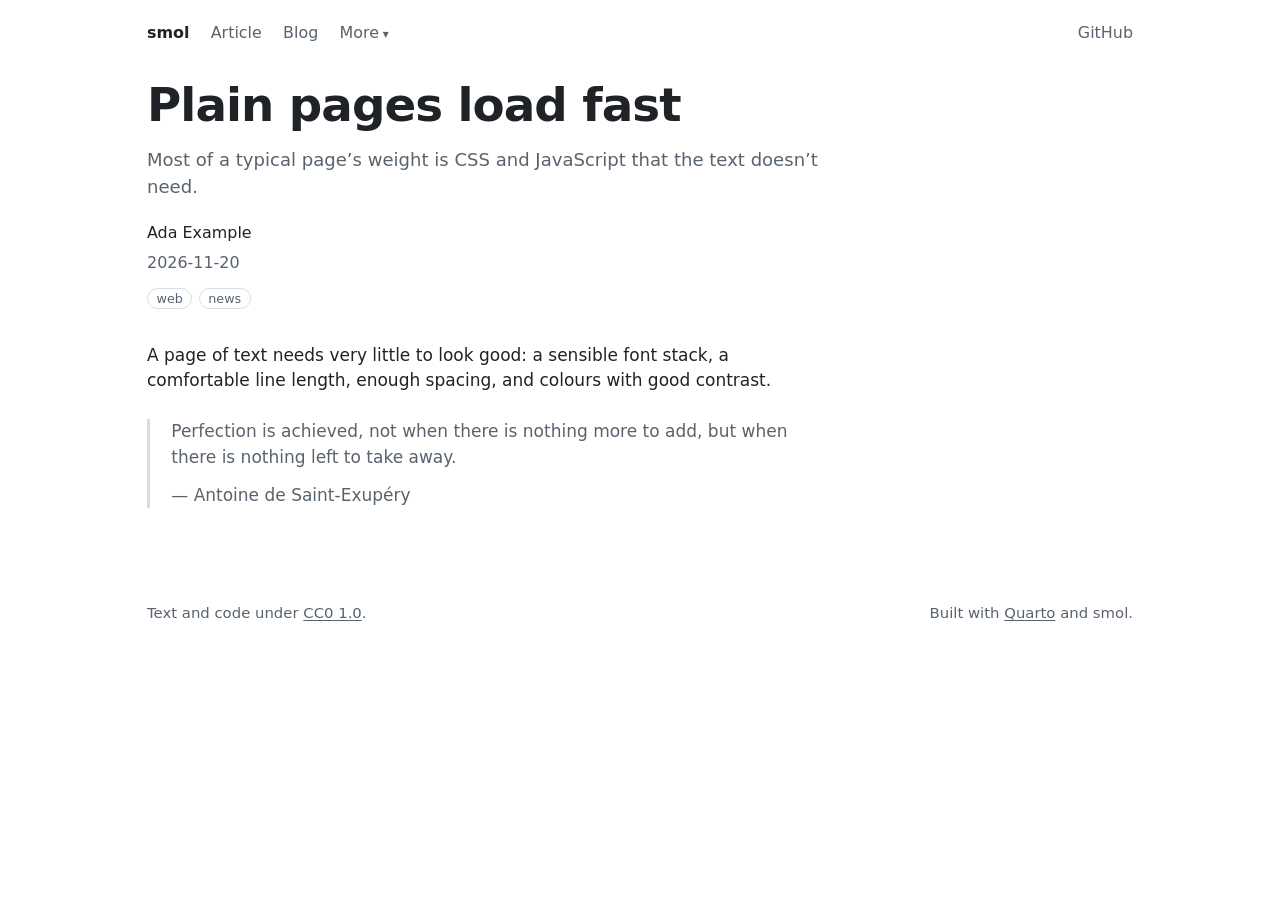
<file: posts/plain-pages/index.html>
<!DOCTYPE html>
<html xmlns="http://www.w3.org/1999/xhtml" lang="en" xml:lang="en"><head>

<meta charset="utf-8">
<meta name="generator" content="quarto-1.11.9">

<meta name="viewport" content="width=device-width, initial-scale=1.0, user-scalable=yes">

<meta name="author" content="Ada Example">
<meta name="dcterms.date" content="2026-11-20">
<meta name="description" content="Most of a typical page’s weight is CSS and JavaScript that the text doesn’t need.">

<title>Plain pages load fast – smol</title>
<style>
</style>




<link rel="stylesheet" href="../../site_libs/quarto-contrib/quarto-project/smol/smol.css">
<meta property="og:title" content="Plain pages load fast – smol">
<meta property="og:description" content="Most of a typical page’s weight is CSS and JavaScript that the text doesn’t need.">
<meta property="og:image" content="https://vuorre.com/smol-html/posts/plain-pages/thumbnail.svg">
<meta property="og:site_name" content="smol">
</head>

<body>

<header class="site-header"><nav class="site-nav" aria-label="Site"><a class="site-title" href="../../index.html">smol</a><ul class="nav-left"><li><a href="../../article.html">Article</a></li><li><a href="../../blog.html">Blog</a></li><li><details><summary>More</summary><ul><li><a href="../../listings.html">Listings</a></li><li><a href="../../about.html">About</a></li></ul></details></li></ul><ul class="nav-right"><li><a href="https://github.com/mvuorre/smol-html">GitHub</a></li></ul></nav></header><main class="content" id="quarto-content">

<header id="title-block-header" class="quarto-title-block">
<h1 class="title">Plain pages load fast</h1>
<div class="description">Most of a typical page’s weight is CSS and JavaScript that the text doesn’t need.</div>
<p class="authors">
<span class="author">Ada Example</span>
</p>
<p class="dates"><span class="date">2026-11-20</span></p>
<p class="categories"><span class="category">web</span><span class="category">news</span></p>
</header>


<p>A page of text needs very little to look good: a sensible font stack, a comfortable line length, enough spacing, and colours with good contrast.</p>
<blockquote>
<p>Perfection is achieved, not when there is nothing more to add, but when there is nothing left to take away.</p>
<p>— Antoine de Saint-Exupéry</p>
</blockquote>


</main><footer class="site-footer"><div>Text and code under <a href="https://creativecommons.org/publicdomain/zero/1.0/">CC0 1.0</a>.</div><div>Built with <a href="https://quarto.org/">Quarto</a> and smol.</div></footer>




</body></html>
</file>
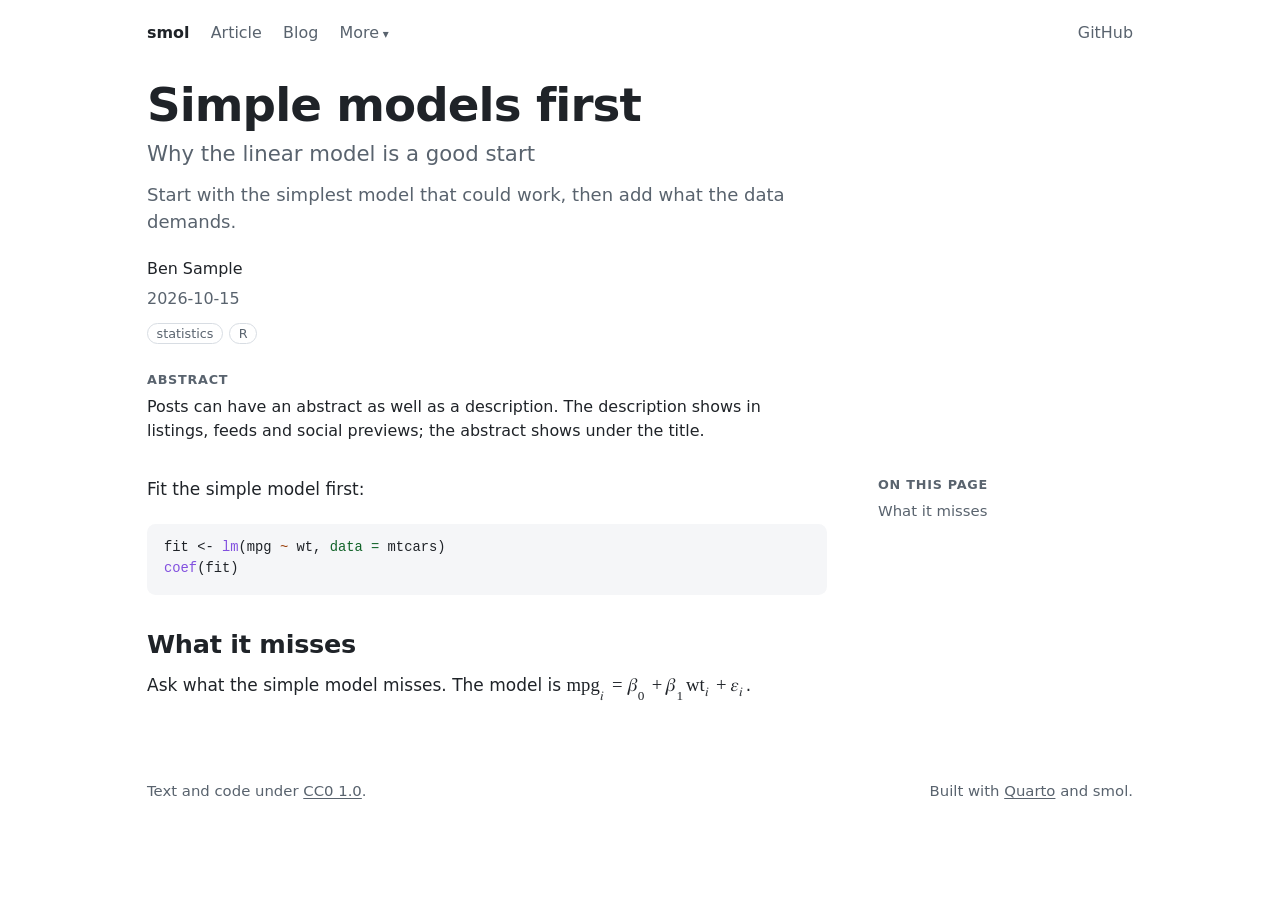
<file: posts/simple-models/index.html>
<!DOCTYPE html>
<html xmlns="http://www.w3.org/1999/xhtml" lang="en" xml:lang="en"><head>

<meta charset="utf-8">
<meta name="generator" content="quarto-1.11.9">

<meta name="viewport" content="width=device-width, initial-scale=1.0, user-scalable=yes">

<meta name="author" content="Ben Sample">
<meta name="dcterms.date" content="2026-10-15">
<meta name="description" content="Start with the simplest model that could work, then add what the data demands.">

<title>Simple models first – smol</title>
<style>
</style>


<script src="../../site_libs/quarto-html/anchor.min.js"></script>


<link rel="stylesheet" href="../../site_libs/quarto-contrib/quarto-project/smol/smol.css">
<meta property="og:title" content="Simple models first – smol">
<meta property="og:description" content="Start with the simplest model that could work, then add what the data demands.">
<meta property="og:image" content="https://vuorre.com/smol-html/posts/simple-models/thumbnail.svg">
<meta property="og:site_name" content="smol">
</head>

<body>

<header class="site-header"><nav class="site-nav" aria-label="Site"><a class="site-title" href="../../index.html">smol</a><ul class="nav-left"><li><a href="../../article.html">Article</a></li><li><a href="../../blog.html">Blog</a></li><li><details><summary>More</summary><ul><li><a href="../../listings.html">Listings</a></li><li><a href="../../about.html">About</a></li></ul></details></li></ul><ul class="nav-right"><li><a href="https://github.com/mvuorre/smol-html">GitHub</a></li></ul></nav></header><main class="content" id="quarto-content">

<header id="title-block-header" class="quarto-title-block">
<h1 class="title">Simple models first</h1>
<p class="subtitle">Why the linear model is a good start</p>
<div class="description">Start with the simplest model that could work, then add what the data demands.</div>
<p class="authors">
<span class="author">Ben Sample</span>
</p>
<p class="dates"><span class="date">2026-10-15</span></p>
<p class="categories"><span class="category">statistics</span><span class="category">R</span></p>
<div class="abstract">
<div class="abstract-title">Abstract</div>
<p>Posts can have an abstract as well as a description. The description shows in listings, feeds and social previews; the abstract shows under the title.</p>
</div>
</header>

<nav id="TOC" role="doc-toc" aria-labelledby="toc-title">
    <h2 id="toc-title">On this page</h2>
   
  <ul>
  <li><a href="#what-it-misses" id="toc-what-it-misses">What it misses</a></li>
  </ul>
</nav>
<p>Fit the simple model first:</p>
<div class="sourceCode" id="cb1"><pre class="sourceCode r"><code class="sourceCode r"><span id="cb1-1"><a href="#cb1-1" aria-hidden="true" tabindex="-1"></a>fit <span class="ot">&lt;-</span> <span class="fu">lm</span>(mpg <span class="sc">~</span> wt, <span class="at">data =</span> mtcars)</span>
<span id="cb1-2"><a href="#cb1-2" aria-hidden="true" tabindex="-1"></a><span class="fu">coef</span>(fit)</span></code></pre></div>
<h2 id="what-it-misses" class="anchored">What it misses</h2>
<p>Ask what the simple model misses. The model is <math display="inline" xmlns="http://www.w3.org/1998/Math/MathML"><semantics><mrow><msub><mtext mathvariant="normal">mpg</mtext><mi>i</mi></msub><mo>=</mo><msub><mi>β</mi><mn>0</mn></msub><mo>+</mo><msub><mi>β</mi><mn>1</mn></msub><msub><mtext mathvariant="normal">wt</mtext><mi>i</mi></msub><mo>+</mo><msub><mi>ε</mi><mi>i</mi></msub></mrow><annotation encoding="application/x-tex">\text{mpg}_i = \beta_0 + \beta_1 \text{wt}_i + \varepsilon_i</annotation></semantics></math>.</p>


<script id="quarto-html-after-body" type="application/javascript">
  window.document.addEventListener("DOMContentLoaded", function (event) {
    const icon = "";
    const anchorJS = new window.AnchorJS();
    anchorJS.options = {
      placement: 'right',
      icon: icon
    };
    anchorJS.add('.anchored');
      var localhostRegex = new RegExp(/^(?:http|https):\/\/localhost\:?[0-9]*\//);
      var mailtoRegex = new RegExp(/^mailto:/);
        var filterRegex = new RegExp("https:\/\/vuorre\.com\/smol-html\/");
      var isInternal = (href) => {
          return filterRegex.test(href) || localhostRegex.test(href) || mailtoRegex.test(href);
      }
      // Inspect non-navigation links and adorn them if external
      window.quartoDecorateExternalLinks = function (root) {
     var links = (root || window.document).querySelectorAll('a[href]:not(.nav-link):not(.navbar-brand):not(.toc-action):not(.sidebar-link):not(.sidebar-item-toggle):not(.pagination-link):not(.no-external):not([aria-hidden]):not(.dropdown-item):not(.quarto-navigation-tool):not(.about-link)');
      for (var i=0; i<links.length; i++) {
        const link = links[i];
        if (!isInternal(link.href)) {
          // undo the damage that might have been done by quarto-nav.js in the case of
          // links that we want to consider external
          if (link.dataset.originalHref !== undefined) {
            link.href = link.dataset.originalHref;
          }
          if (!link.classList.contains('no-external-icon')) {
          }
        }
      }
      };
      window.quartoDecorateExternalLinks(window.document);
  });
  </script>
</main><footer class="site-footer"><div>Text and code under <a href="https://creativecommons.org/publicdomain/zero/1.0/">CC0 1.0</a>.</div><div>Built with <a href="https://quarto.org/">Quarto</a> and smol.</div></footer>




</body></html>
</file>
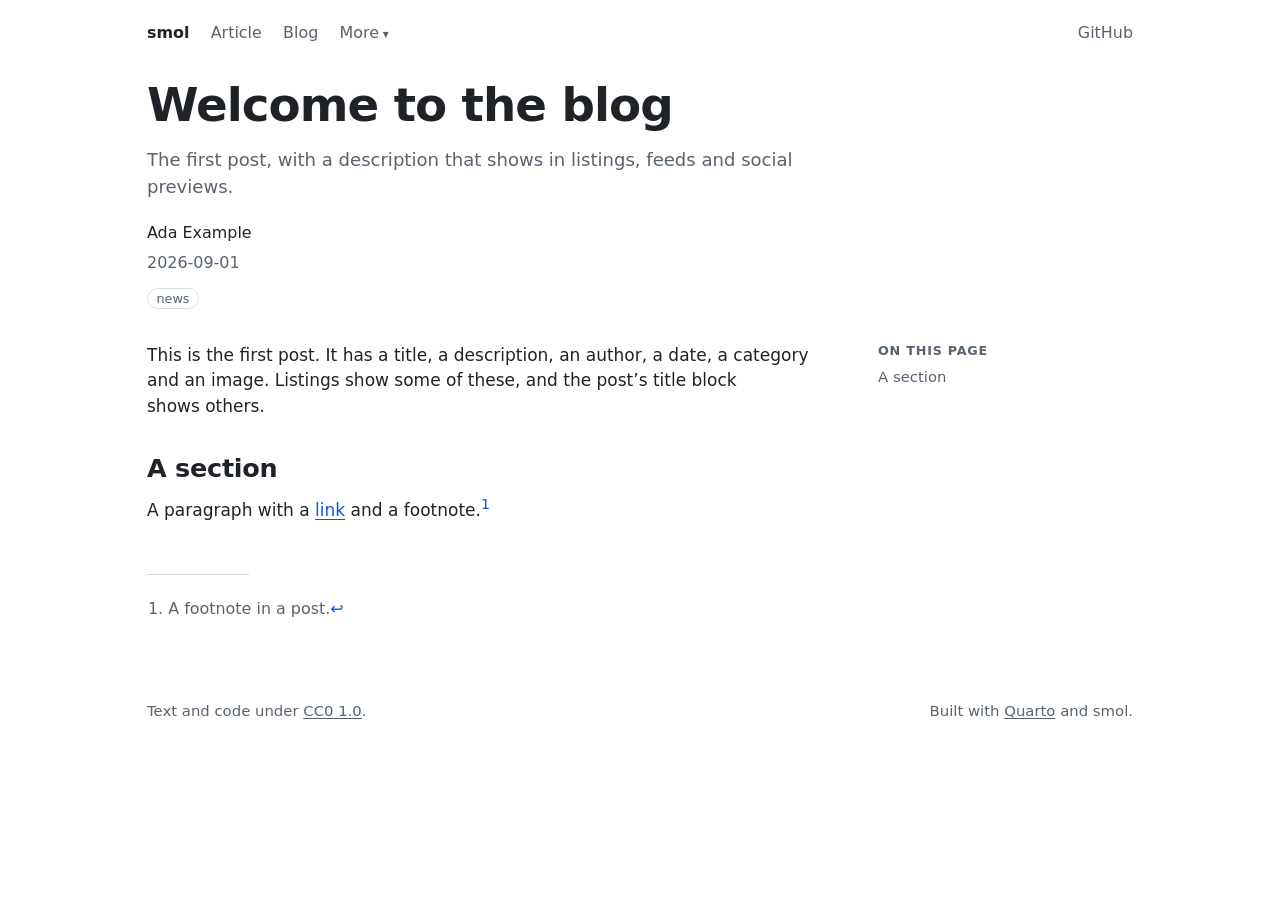
<file: posts/welcome/index.html>
<!DOCTYPE html>
<html xmlns="http://www.w3.org/1999/xhtml" lang="en" xml:lang="en"><head>

<meta charset="utf-8">
<meta name="generator" content="quarto-1.11.9">

<meta name="viewport" content="width=device-width, initial-scale=1.0, user-scalable=yes">

<meta name="author" content="Ada Example">
<meta name="dcterms.date" content="2026-09-01">
<meta name="description" content="The first post, with a description that shows in listings, feeds and social previews.">

<title>Welcome to the blog – smol</title>
<style>
</style>




<link rel="stylesheet" href="../../site_libs/quarto-contrib/quarto-project/smol/smol.css">
<meta property="og:title" content="Welcome to the blog – smol">
<meta property="og:description" content="The first post, with a description that shows in listings, feeds and social previews.">
<meta property="og:image" content="https://vuorre.com/smol-html/posts/welcome/thumbnail.svg">
<meta property="og:site_name" content="smol">
</head>

<body>

<header class="site-header"><nav class="site-nav" aria-label="Site"><a class="site-title" href="../../index.html">smol</a><ul class="nav-left"><li><a href="../../article.html">Article</a></li><li><a href="../../blog.html">Blog</a></li><li><details><summary>More</summary><ul><li><a href="../../listings.html">Listings</a></li><li><a href="../../about.html">About</a></li></ul></details></li></ul><ul class="nav-right"><li><a href="https://github.com/mvuorre/smol-html">GitHub</a></li></ul></nav></header><main class="content" id="quarto-content">

<header id="title-block-header" class="quarto-title-block">
<h1 class="title">Welcome to the blog</h1>
<div class="description">The first post, with a description that shows in listings, feeds and social previews.</div>
<p class="authors">
<span class="author">Ada Example</span>
</p>
<p class="dates"><span class="date">2026-09-01</span></p>
<p class="categories"><span class="category">news</span></p>
</header>

<nav id="TOC" role="doc-toc" aria-labelledby="toc-title">
    <h2 id="toc-title">On this page</h2>
   
  <ul>
  <li><a href="#a-section" id="toc-a-section">A section</a></li>
  </ul>
</nav>
<p>This is the first post. It has a title, a description, an author, a date, a category and an image. Listings show some of these, and the post’s title block shows others.</p>
<h2 id="a-section">A section</h2>
<p>A paragraph with a <a href="../../article.html">link</a> and a footnote.<a href="#fn1" class="footnote-ref" id="fnref1" role="doc-noteref"><sup>1</sup></a></p>

<section id="footnotes" class="footnotes footnotes-end-of-document" role="doc-endnotes">
<hr>
<ol>
<li id="fn1"><p>A footnote in a post.<a href="#fnref1" class="footnote-back" role="doc-backlink">↩︎</a></p></li>
</ol>
</section>

</main><footer class="site-footer"><div>Text and code under <a href="https://creativecommons.org/publicdomain/zero/1.0/">CC0 1.0</a>.</div><div>Built with <a href="https://quarto.org/">Quarto</a> and smol.</div></footer>




</body></html>
</file>
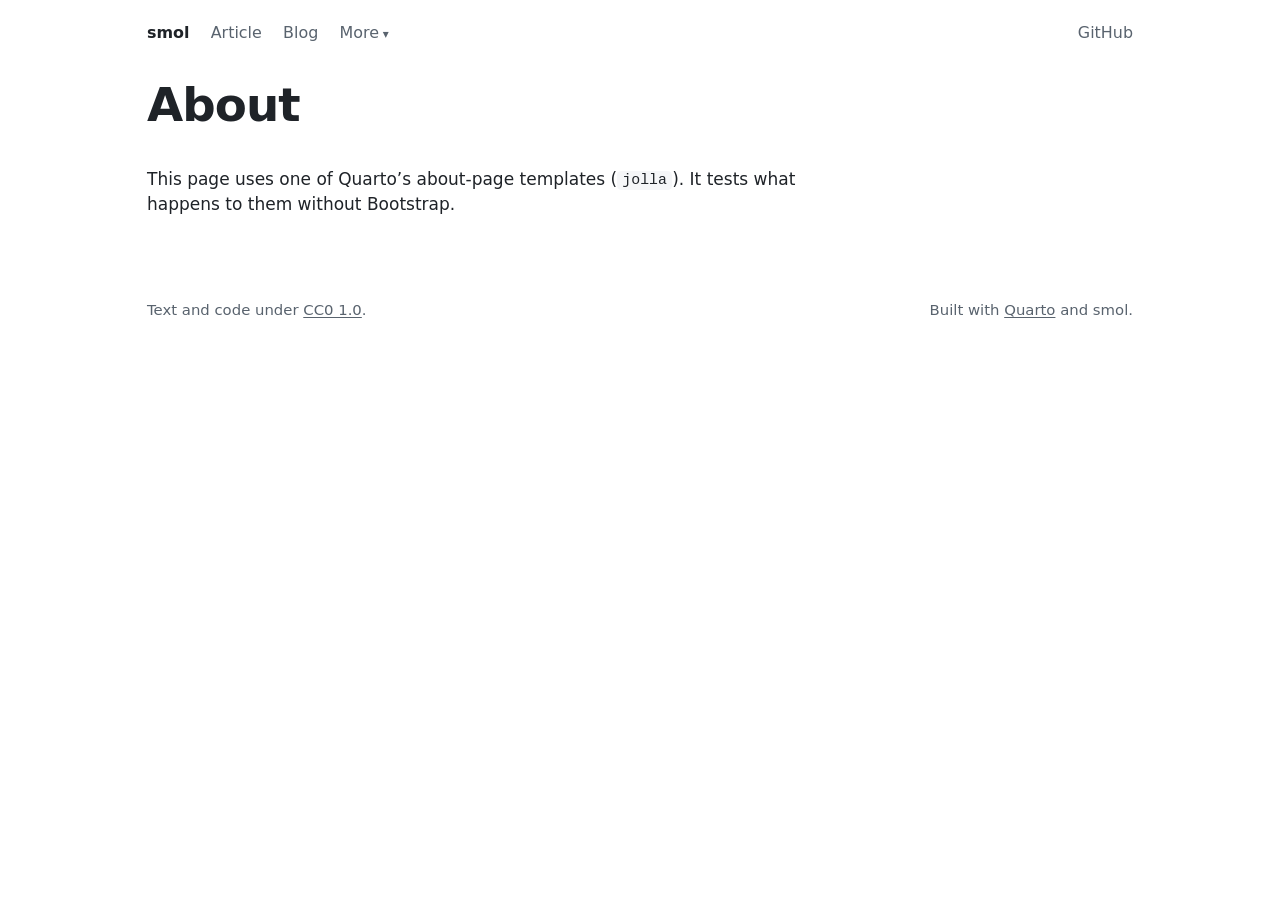
<file: about.html>
<!DOCTYPE html>
<html xmlns="http://www.w3.org/1999/xhtml" lang="en" xml:lang="en"><head>

<meta charset="utf-8">
<meta name="generator" content="quarto-1.11.9">

<meta name="viewport" content="width=device-width, initial-scale=1.0, user-scalable=yes">


<title>About – smol</title>
<style>
</style>




<link rel="stylesheet" href="site_libs/quarto-contrib/quarto-project/smol/smol.css">
<meta property="og:title" content="About – smol">
<meta property="og:description" content="A small, fast Quarto HTML format without Bootstrap.">
<meta property="og:image" content="https://vuorre.com/smol-html/images/post-1.svg">
<meta property="og:site_name" content="smol">
</head>

<body>

<header class="site-header"><nav class="site-nav" aria-label="Site"><a class="site-title" href="./index.html">smol</a><ul class="nav-left"><li><a href="./article.html">Article</a></li><li><a href="./blog.html">Blog</a></li><li><details><summary>More</summary><ul><li><a href="./listings.html">Listings</a></li><li><a href="./about.html" aria-current="page">About</a></li></ul></details></li></ul><ul class="nav-right"><li><a href="https://github.com/mvuorre/smol-html">GitHub</a></li></ul></nav></header><main class="content" id="quarto-content">

<header id="title-block-header" class="quarto-title-block">
<h1 class="title">About</h1>
</header>


<p>This page uses one of Quarto’s about-page templates (<code>jolla</code>). It tests what happens to them without Bootstrap.</p>


</main><footer class="site-footer"><div>Text and code under <a href="https://creativecommons.org/publicdomain/zero/1.0/">CC0 1.0</a>.</div><div>Built with <a href="https://quarto.org/">Quarto</a> and smol.</div></footer>




</body></html>
</file>
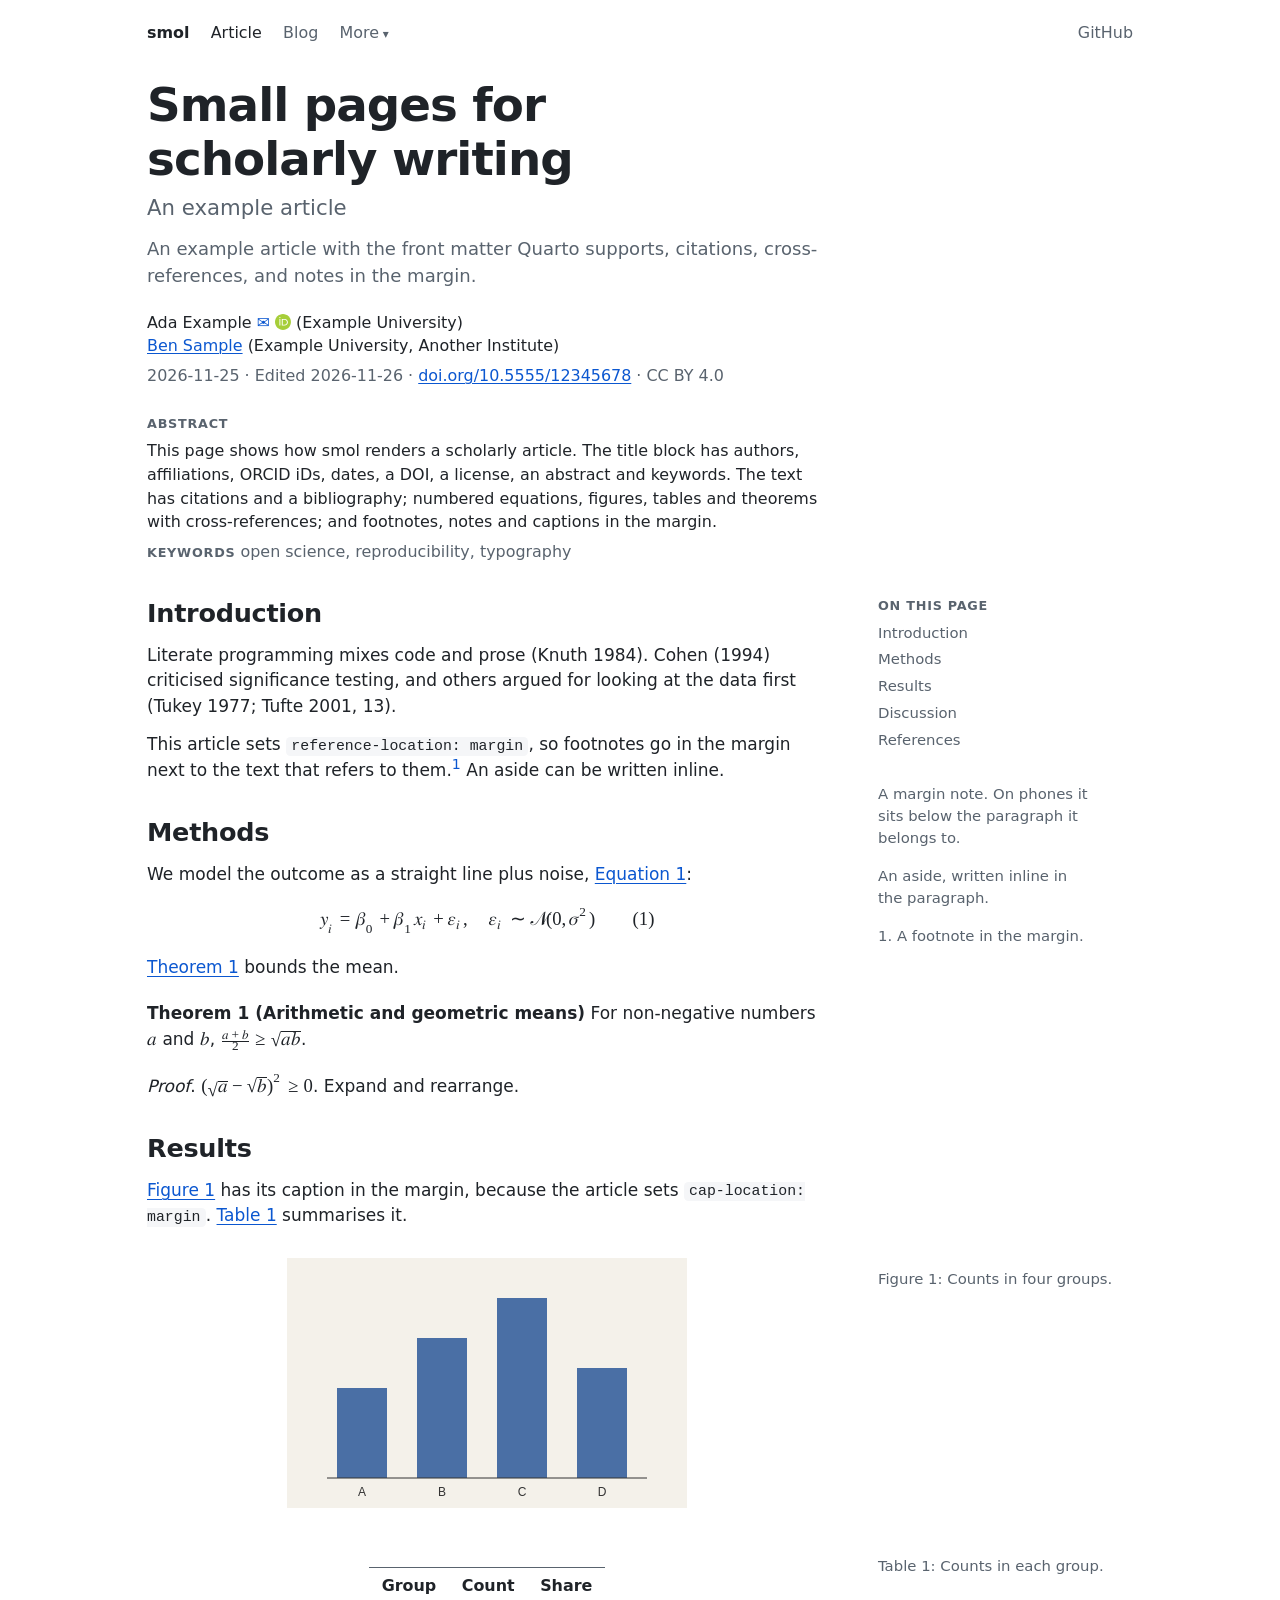
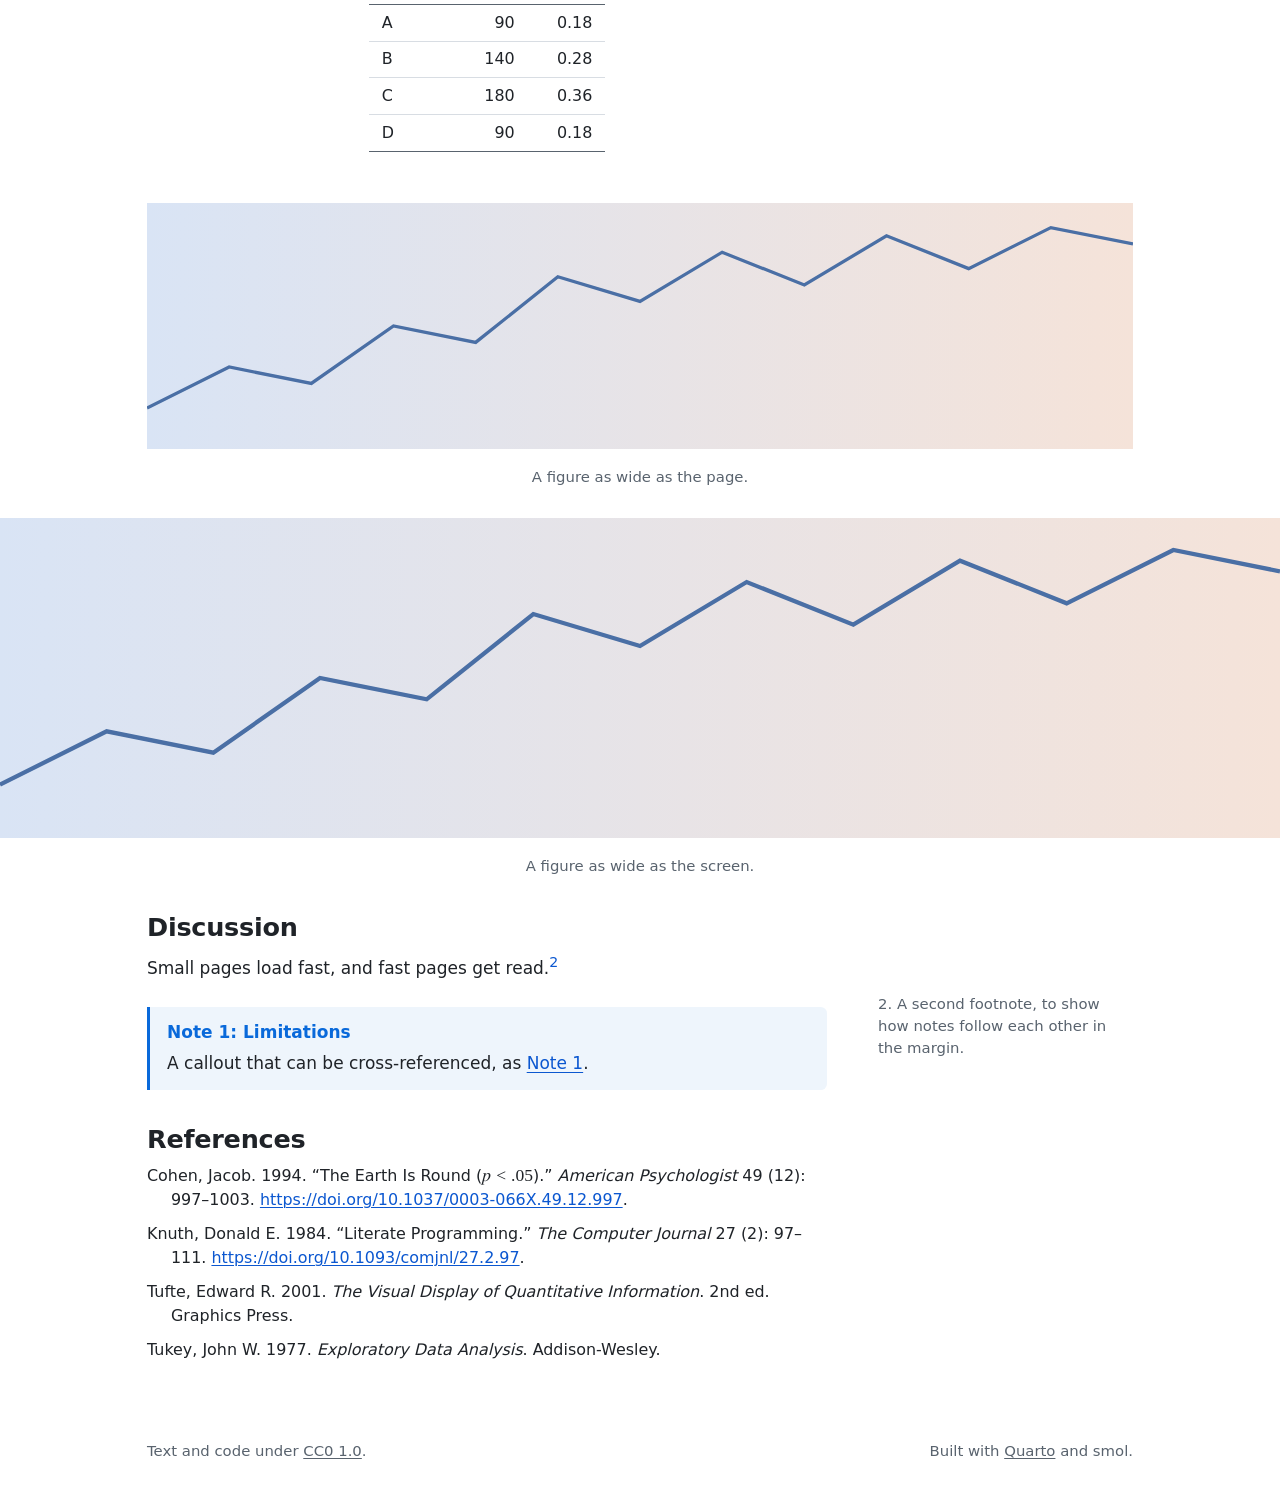
<file: article.html>
<!DOCTYPE html>
<html xmlns="http://www.w3.org/1999/xhtml" lang="en" xml:lang="en"><head>

<meta charset="utf-8">
<meta name="generator" content="quarto-1.11.9">

<meta name="viewport" content="width=device-width, initial-scale=1.0, user-scalable=yes">

<meta name="author" content="Ada Example">
<meta name="author" content="Ben Sample">
<meta name="dcterms.date" content="2026-11-25">
<meta name="keywords" content="open science, reproducibility, typography">
<meta name="description" content="An example article with the front matter Quarto supports, citations, cross-references, and notes in the margin.">

<title>Small pages for scholarly writing – smol</title>
<style>
</style>




<link rel="stylesheet" href="site_libs/quarto-contrib/quarto-project/smol/smol.css">
<meta property="og:title" content="Small pages for scholarly writing – smol">
<meta property="og:description" content="An example article with the front matter Quarto supports, citations, cross-references, and notes in the margin.">
<meta property="og:site_name" content="smol">
<meta name="citation_title" content="Small pages for scholarly writing">
<meta name="citation_abstract" content="This page shows how smol renders a scholarly article. The title block has authors, affiliations, ORCID iDs, dates, a DOI, a license, an abstract and keywords. The text has citations and a bibliography; numbered equations, figures, tables and theorems with cross-references; and footnotes, notes and captions in the margin.
">
<meta name="citation_keywords" content="open science,reproducibility,typography">
<meta name="citation_author" content="Ada Example">
<meta name="citation_author" content="Ben Sample">
<meta name="citation_publication_date" content="2026-11-25">
<meta name="citation_cover_date" content="2026-11-25">
<meta name="citation_year" content="2026">
<meta name="citation_online_date" content="2026-11-25">
<meta name="citation_fulltext_html_url" content="https://vuorre.com/smol-html/article.html">
<meta name="citation_issue" content="1">
<meta name="citation_doi" content="10.5555/12345678">
<meta name="citation_volume" content="1">
<meta name="citation_language" content="en">
<meta name="citation_journal_title" content="Journal of Small Pages">
<meta name="citation_reference" content="citation_title=Literate programming; citation_author=Donald E. Knuth; citation_publication_date=1984; citation_cover_date=1984; citation_year=1984; citation_issue=2; citation_doi=10.1093/comjnl/27.2.97; citation_volume=27; citation_firstpage=97; citation_lastpage=111; citation_journal_title=The Computer Journal;">
<meta name="citation_reference" content="citation_title=The earth is round ($p < .05$); citation_author=Jacob Cohen; citation_publication_date=1994; citation_cover_date=1994; citation_year=1994; citation_issue=12; citation_doi=10.1037/0003-066X.49.12.997; citation_volume=49; citation_firstpage=997; citation_lastpage=1003; citation_journal_title=American Psychologist;">
<meta name="citation_reference" content="citation_title=Exploratory data analysis; citation_author=John W. Tukey; citation_publication_date=1977; citation_cover_date=1977; citation_year=1977;">
<meta name="citation_reference" content="citation_title=The visual display of quantitative information; citation_author=Edward R. Tufte; citation_publication_date=2001; citation_cover_date=2001; citation_year=2001;">
</head>

<body>

<header class="site-header"><nav class="site-nav" aria-label="Site"><a class="site-title" href="./index.html">smol</a><ul class="nav-left"><li><a href="./article.html" aria-current="page">Article</a></li><li><a href="./blog.html">Blog</a></li><li><details><summary>More</summary><ul><li><a href="./listings.html">Listings</a></li><li><a href="./about.html">About</a></li></ul></details></li></ul><ul class="nav-right"><li><a href="https://github.com/mvuorre/smol-html">GitHub</a></li></ul></nav></header><main class="content" id="quarto-content">

<header id="title-block-header" class="quarto-title-block">
<h1 class="title">Small pages for scholarly writing</h1>
<p class="subtitle">An example article</p>
<div class="description">An example article with the front matter Quarto supports, citations, cross-references, and notes in the margin.</div>
<p class="authors">
<span class="author">Ada Example <a class="email" href="mailto:ada@example.org" aria-label="Email Ada Example">✉︎</a> <a class="orcid" href="https://orcid.org/0000-0002-1825-0097" aria-label="ORCID profile for Ada Example"><svg viewbox="0 0 256 256" aria-hidden="true"><path fill="#A6CE39" d="M256 128c0 70.7-57.3 128-128 128S0 198.7 0 128 57.3 0 128 0s128 57.3 128 128z"></path><path fill="#fff" d="M86.3 186.2H70.9V79.1h15.4v107.1zM108.9 79.1h41.6c39.6 0 57 28.3 57 53.6 0 27.5-21.5 53.6-56.8 53.6h-41.8V79.1zm15.4 93.3h24.5c34.9 0 42.9-26.5 42.9-39.7 0-21.5-13.7-39.7-43.7-39.7h-23.7v79.4zM88.7 56.8c0 5.5-4.5 10.1-10.1 10.1s-10.1-4.6-10.1-10.1c0-5.6 4.5-10.1 10.1-10.1s10.1 4.6 10.1 10.1z"></path></svg></a> <span class="affiliations">(Example University)</span></span>
<span class="author"><a href="https://example.org/ben">Ben Sample</a> <span class="affiliations">(Example University, Another Institute)</span></span>
</p>
<p class="dates"><span class="date">2026-11-25</span> · <span class="date-modified">Edited 2026-11-26</span> · <a class="doi" href="https://doi.org/10.5555/12345678">doi.org/10.5555/12345678</a> · <span class="license">CC BY 4.0</span></p>
<div class="abstract">
<div class="abstract-title">Abstract</div>
<p>This page shows how smol renders a scholarly article. The title block has authors, affiliations, ORCID iDs, dates, a DOI, a license, an abstract and keywords. The text has citations and a bibliography; numbered equations, figures, tables and theorems with cross-references; and footnotes, notes and captions in the margin.</p>
</div>
<p class="keywords"><span class="abstract-title">Keywords</span> open science, reproducibility, typography</p>
</header>

<nav id="TOC" role="doc-toc" aria-labelledby="toc-title">
    <h2 id="toc-title">On this page</h2>
   
  <ul>
  <li><a href="#introduction" id="toc-introduction">Introduction</a></li>
  <li><a href="#methods" id="toc-methods">Methods</a></li>
  <li><a href="#results" id="toc-results">Results</a></li>
  <li><a href="#discussion" id="toc-discussion">Discussion</a></li>
  <li><a href="#references" id="toc-references">References</a></li>
  </ul>
</nav>
<h2 id="introduction">Introduction</h2>
<p>Literate programming mixes code and prose <span class="citation" data-cites="knuth1984">(Knuth 1984)</span>. <span class="citation" data-cites="cohen1994">Cohen (1994)</span> criticised significance testing, and others argued for looking at the data first <span class="citation" data-cites="tukey1977 tufte2001">(Tukey 1977; Tufte 2001, 13)</span>.</p>
<div class="column-margin">
<p>A margin note. On phones it sits below the paragraph it belongs to.</p>
</div>
<p>This article sets <code>reference-location: margin</code>, so footnotes go in the margin next to the text that refers to them.<a href="#fn1" id="fnref1" class="footnote-ref" role="doc-noteref"><sup>1</sup></a> An aside can be written inline. <span class="column-margin margin-aside">An aside, written inline in the paragraph.</span></p>
<div id="fn1" class="column-margin footnote" role="doc-footnote">
<p>1. A footnote in the margin.</p>
</div>
<h2 id="methods">Methods</h2>
<p>We model the outcome as a straight line plus noise, <a href="#eq-model" class="quarto-xref">Equation&nbsp;1</a>:</p>
<p><span id="eq-model"><math display="block" xmlns="http://www.w3.org/1998/Math/MathML"><semantics><mrow><msub><mi>y</mi><mi>i</mi></msub><mo>=</mo><msub><mi>β</mi><mn>0</mn></msub><mo>+</mo><msub><mi>β</mi><mn>1</mn></msub><msub><mi>x</mi><mi>i</mi></msub><mo>+</mo><msub><mi>ε</mi><mi>i</mi></msub><mo>,</mo><mspace width="1.0em"></mspace><msub><mi>ε</mi><mi>i</mi></msub><mo>∼</mo><mi mathvariant="script">𝒩</mi><mo stretchy="false" form="prefix">(</mo><mn>0</mn><mo>,</mo><msup><mi>σ</mi><mn>2</mn></msup><mo stretchy="false" form="postfix">)</mo><mspace width="2.0em"></mspace><mo stretchy="false" form="prefix">(</mo><mn>1</mn><mo stretchy="false" form="postfix">)</mo></mrow><annotation encoding="application/x-tex">
y_i = \beta_0 + \beta_1 x_i + \varepsilon_i, \quad \varepsilon_i \sim \mathcal{N}(0, \sigma^2)
 \qquad(1)</annotation></semantics></math></span></p>
<p><a href="#thm-means" class="quarto-xref">Theorem&nbsp;1</a> bounds the mean.</p>
<div id="thm-means" class="theorem">
<p><span class="theorem-title"><strong>Theorem 1 (Arithmetic and geometric means)</strong></span> For non-negative numbers <math display="inline" xmlns="http://www.w3.org/1998/Math/MathML"><semantics><mi>a</mi><annotation encoding="application/x-tex">a</annotation></semantics></math> and <math display="inline" xmlns="http://www.w3.org/1998/Math/MathML"><semantics><mi>b</mi><annotation encoding="application/x-tex">b</annotation></semantics></math>, <math display="inline" xmlns="http://www.w3.org/1998/Math/MathML"><semantics><mrow><mfrac><mrow><mi>a</mi><mo>+</mo><mi>b</mi></mrow><mn>2</mn></mfrac><mo>≥</mo><msqrt><mrow><mi>a</mi><mi>b</mi></mrow></msqrt></mrow><annotation encoding="application/x-tex">\frac{a + b}{2} \geq \sqrt{ab}</annotation></semantics></math>.</p>
</div>
<div class="proof">
<p><span class="proof-title"><em>Proof</em>. </span><math display="inline" xmlns="http://www.w3.org/1998/Math/MathML"><semantics><mrow><mo stretchy="false" form="prefix">(</mo><msqrt><mi>a</mi></msqrt><mo>−</mo><msqrt><mi>b</mi></msqrt><msup><mo stretchy="false" form="postfix">)</mo><mn>2</mn></msup><mo>≥</mo><mn>0</mn></mrow><annotation encoding="application/x-tex">(\sqrt{a} - \sqrt{b})^2 \geq 0</annotation></semantics></math>. Expand and rearrange.</p>
</div>
<h2 id="results">Results</h2>
<p><a href="#fig-counts" class="quarto-xref">Figure&nbsp;1</a> has its caption in the margin, because the article sets <code>cap-location: margin</code>. <a href="#tbl-groups" class="quarto-xref">Table&nbsp;1</a> summarises it.</p>
<div id="fig-counts" class="margin-caption quarto-float quarto-figure quarto-figure-center">
<figure class="quarto-float quarto-float-fig">
<div aria-describedby="fig-counts-caption-0ceaefa1-69ba-4598-a22c-09a6ac19f8ca">
<img src="images/bars.svg">
</div>
<figcaption class="quarto-float-caption-margin quarto-float-caption quarto-float-fig" id="fig-counts-caption-0ceaefa1-69ba-4598-a22c-09a6ac19f8ca">
Figure&nbsp;1: Counts in four groups.
</figcaption>
</figure>
</div>
<div id="tbl-groups" class="margin-caption quarto-float quarto-figure quarto-figure-center">
<figure class="quarto-float quarto-float-tbl">
<div aria-describedby="tbl-groups-caption-0ceaefa1-69ba-4598-a22c-09a6ac19f8ca">
<table>
<thead>
<tr class="header">
<th style="text-align: left;">Group</th>
<th style="text-align: right;">Count</th>
<th style="text-align: right;">Share</th>
</tr>
</thead>
<tbody>
<tr class="odd">
<td style="text-align: left;">A</td>
<td style="text-align: right;">90</td>
<td style="text-align: right;">0.18</td>
</tr>
<tr class="even">
<td style="text-align: left;">B</td>
<td style="text-align: right;">140</td>
<td style="text-align: right;">0.28</td>
</tr>
<tr class="odd">
<td style="text-align: left;">C</td>
<td style="text-align: right;">180</td>
<td style="text-align: right;">0.36</td>
</tr>
<tr class="even">
<td style="text-align: left;">D</td>
<td style="text-align: right;">90</td>
<td style="text-align: right;">0.18</td>
</tr>
</tbody>
</table>
</div>
<figcaption class="quarto-float-caption-margin quarto-float-caption quarto-float-tbl" id="tbl-groups-caption-0ceaefa1-69ba-4598-a22c-09a6ac19f8ca">
Table&nbsp;1: Counts in each group.
</figcaption>
</figure>
</div>
<div class="column-page">
<div class="quarto-figure quarto-figure-center margin-caption">
<figure>
<p><img src="images/wide.svg" class="margin-caption"></p>
<figcaption>A figure as wide as the page.</figcaption>
</figure>
</div>
</div>
<div class="column-screen">
<div class="quarto-figure quarto-figure-center margin-caption">
<figure>
<p><img src="images/wide.svg" class="margin-caption"></p>
<figcaption>A figure as wide as the screen.</figcaption>
</figure>
</div>
</div>
<h2 id="discussion">Discussion</h2>
<p>Small pages load fast, and fast pages get read.<a href="#fn2" id="fnref2" class="footnote-ref" role="doc-noteref"><sup>2</sup></a></p>
<div id="fn2" class="column-margin footnote" role="doc-footnote">
<p>2. A second footnote, to show how notes follow each other in the margin.</p>
</div>
<div id="nte-limits" class="callout callout-note margin-caption">
<div class="callout-title">
Note 1: Limitations
</div>
<p>A callout that can be cross-referenced, as <a href="#nte-limits" class="quarto-xref">Note&nbsp;1</a>.</p>
</div>
<h2 id="references">References</h2>
<div id="refs" class="references csl-bib-body hanging-indent" role="list">
<div id="ref-cohen1994" class="csl-entry" role="listitem">
Cohen, Jacob. 1994. <span>“The Earth Is Round (<math display="inline" xmlns="http://www.w3.org/1998/Math/MathML"><semantics><mrow><mi>p</mi><mo>&lt;</mo><mn>.05</mn></mrow><annotation encoding="application/x-tex">p &lt; .05</annotation></semantics></math>).”</span> <em>American Psychologist</em> 49 (12): 997–1003. <a href="https://doi.org/10.1037/0003-066X.49.12.997">https://doi.org/10.1037/0003-066X.49.12.997</a>.
</div>
<div id="ref-knuth1984" class="csl-entry" role="listitem">
Knuth, Donald E. 1984. <span>“Literate Programming.”</span> <em>The Computer Journal</em> 27 (2): 97–111. <a href="https://doi.org/10.1093/comjnl/27.2.97">https://doi.org/10.1093/comjnl/27.2.97</a>.
</div>
<div id="ref-tufte2001" class="csl-entry" role="listitem">
Tufte, Edward R. 2001. <em>The Visual Display of Quantitative Information</em>. 2nd ed. Graphics Press.
</div>
<div id="ref-tukey1977" class="csl-entry" role="listitem">
Tukey, John W. 1977. <em>Exploratory Data Analysis</em>. Addison-Wesley.
</div>
</div>


</main><footer class="site-footer"><div>Text and code under <a href="https://creativecommons.org/publicdomain/zero/1.0/">CC0 1.0</a>.</div><div>Built with <a href="https://quarto.org/">Quarto</a> and smol.</div></footer>




</body></html>
</file>
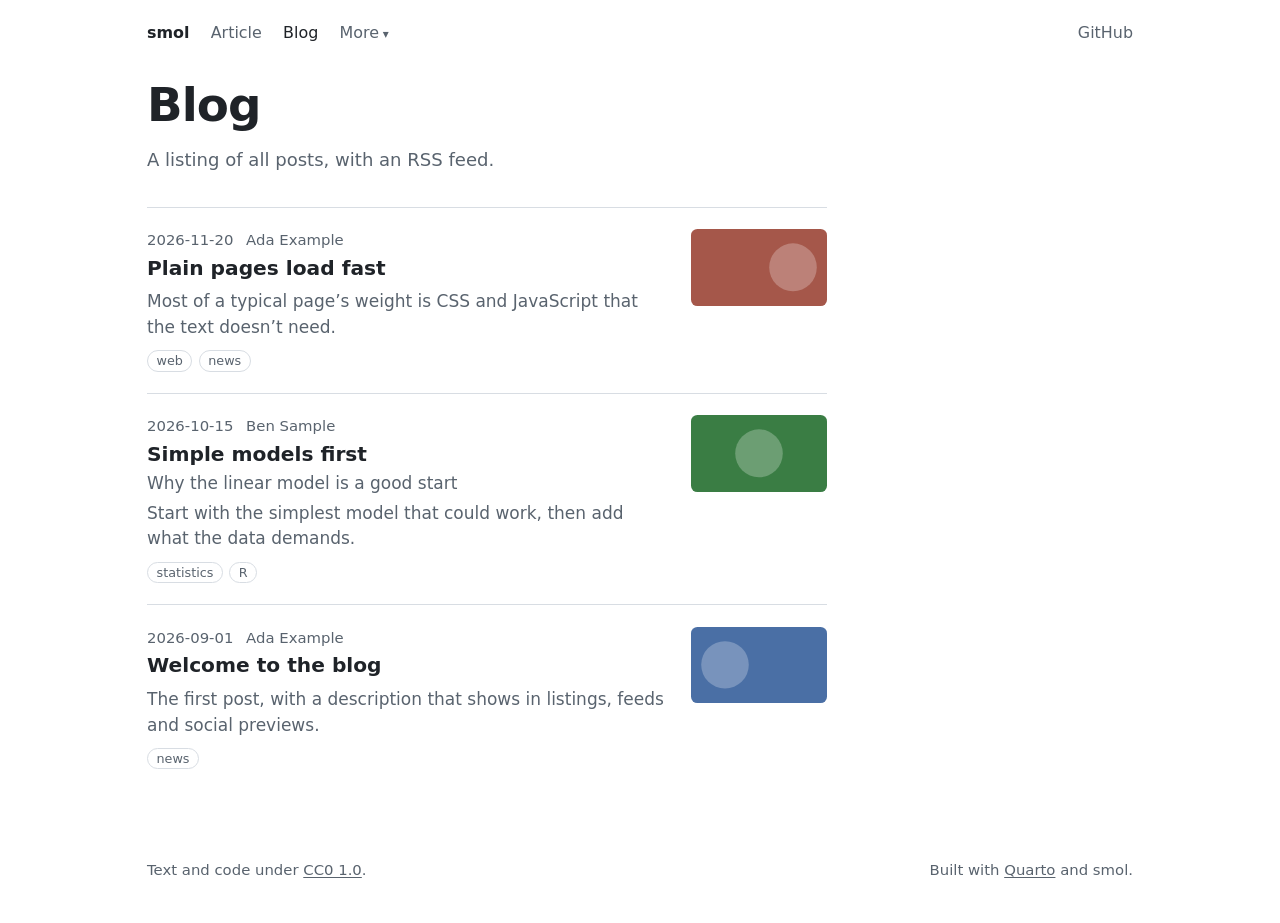
<file: blog.html>
<!DOCTYPE html>
<html xmlns="http://www.w3.org/1999/xhtml" lang="en" xml:lang="en"><head>

<meta charset="utf-8">
<meta name="generator" content="quarto-1.11.9">

<meta name="viewport" content="width=device-width, initial-scale=1.0, user-scalable=yes">

<meta name="description" content="A listing of all posts, with an RSS feed.">

<title>Blog – smol</title>
<style>
</style>


<script src="site_libs/quarto-listing/list.min.js"></script>
<script src="site_libs/quarto-listing/quarto-listing.js"></script>
<script>

  window.document.addEventListener("DOMContentLoaded", function (_event) {
    const listingTargetEl = window.document.querySelector('#listing-listing .list');
    if (!listingTargetEl) {
      // No listing discovered, do not attach.
      return; 
    }

    const options = {
      valueNames: ['listing-date','listing-title','listing-author','listing-subtitle','listing-image','listing-description','listing-categories',{ data: ['index'] },{ data: ['categories'] },{ data: ['listing-date-sort'] },{ data: ['listing-file-modified-sort'] }],
      
      searchColumns: ["listing-date","listing-title","listing-author","listing-subtitle","listing-image","listing-description","listing-categories"],
    };

    window['quarto-listings'] = window['quarto-listings'] || {};
    window['quarto-listings']['listing-listing'] = new List('listing-listing', options);

    if (window['quarto-listing-loaded']) {
      window['quarto-listing-loaded']();
    }
  });
  </script>


<link rel="stylesheet" href="site_libs/quarto-contrib/quarto-project/smol/smol.css">
<link rel="alternate" type="application/rss+xml" title="smol" href="blog.xml" data-external="1"><meta property="og:title" content="Blog – smol">
<meta property="og:description" content="A listing of all posts, with an RSS feed.">
<meta property="og:image" content="https://vuorre.com/smol-html/posts/plain-pages/thumbnail.svg">
<meta property="og:site_name" content="smol">
</head>

<body>

<header class="site-header"><nav class="site-nav" aria-label="Site"><a class="site-title" href="./index.html">smol</a><ul class="nav-left"><li><a href="./article.html">Article</a></li><li><a href="./blog.html" aria-current="page">Blog</a></li><li><details><summary>More</summary><ul><li><a href="./listings.html">Listings</a></li><li><a href="./about.html">About</a></li></ul></details></li></ul><ul class="nav-right"><li><a href="https://github.com/mvuorre/smol-html">GitHub</a></li></ul></nav></header><main class="content" id="quarto-content">

<header id="title-block-header" class="quarto-title-block">
<h1 class="title">Blog</h1>
<div class="description">A listing of all posts, with an RSS feed.</div>
</header>





<div class="quarto-listing quarto-listing-container-default" id="listing-listing">
<div class="list quarto-listing-default">
<div class="quarto-post image-right" data-index="0" data-categories="d2ViJTJDbmV3cw==" data-listing-date-sort="1795129200000" data-listing-file-modified-sort="1795612485726" data-listing-date-modified-sort="NaN" data-listing-reading-time-sort="1" data-listing-word-count-sort="49">
<div class="thumbnail"><a href="./posts/plain-pages/index.html" class="no-external-icon">

<img loading="lazy" src="./posts/plain-pages/thumbnail.svg" class="thumbnail-image">

</a></div>
<div class="body">
<h3 class="no-anchor listing-title">
<a href="./posts/plain-pages/index.html" class="no-external-icon">Plain pages load fast</a>
</h3>
<div class="listing-categories">

<div class="listing-category" onclick="window.quartoListingCategory('d2Vi'); return false;">web</div>

<div class="listing-category" onclick="window.quartoListingCategory('bmV3cw=='); return false;">news</div>

</div>
<div class="listing-description">
<a href="./posts/plain-pages/index.html" class="no-external-icon">
<p>Most of a typical page’s weight is CSS and JavaScript that the text doesn’t need.</p>
</a>
</div>
</div>
<div class="metadata">
<a href="./posts/plain-pages/index.html" class="no-external-icon">
<div class="listing-date">
2026-11-20
</div>
<div class="listing-author">
Ada Example
</div>
</a>
</div>
</div>
<div class="quarto-post image-right" data-index="1" data-categories="c3RhdGlzdGljcyUyQ1I=" data-listing-date-sort="1792015200000" data-listing-file-modified-sort="1795614053282" data-listing-date-modified-sort="NaN" data-listing-reading-time-sort="1" data-listing-word-count-sort="29">
<div class="thumbnail"><a href="./posts/simple-models/index.html" class="no-external-icon">

<img loading="lazy" src="./posts/simple-models/thumbnail.svg" class="thumbnail-image">

</a></div>
<div class="body">
<h3 class="no-anchor listing-title">
<a href="./posts/simple-models/index.html" class="no-external-icon">Simple models first</a>
</h3>
<div class="listing-subtitle">
<a href="./posts/simple-models/index.html" class="no-external-icon">Why the linear model is a good start</a>
</div>
<div class="listing-categories">

<div class="listing-category" onclick="window.quartoListingCategory('c3RhdGlzdGljcw=='); return false;">statistics</div>

<div class="listing-category" onclick="window.quartoListingCategory('Ug=='); return false;">R</div>

</div>
<div class="listing-description">
<a href="./posts/simple-models/index.html" class="no-external-icon">
<p>Start with the simplest model that could work, then add what the data demands.</p>
</a>
</div>
</div>
<div class="metadata">
<a href="./posts/simple-models/index.html" class="no-external-icon">
<div class="listing-date">
2026-10-15
</div>
<div class="listing-author">
Ben Sample
</div>
</a>
</div>
</div>
<div class="quarto-post image-right" data-index="2" data-categories="bmV3cw==" data-listing-date-sort="1788213600000" data-listing-file-modified-sort="1795612485726" data-listing-date-modified-sort="NaN" data-listing-reading-time-sort="1" data-listing-word-count-sort="43">
<div class="thumbnail"><a href="./posts/welcome/index.html" class="no-external-icon">

<img loading="lazy" src="./posts/welcome/thumbnail.svg" class="thumbnail-image">

</a></div>
<div class="body">
<h3 class="no-anchor listing-title">
<a href="./posts/welcome/index.html" class="no-external-icon">Welcome to the blog</a>
</h3>
<div class="listing-categories">

<div class="listing-category" onclick="window.quartoListingCategory('bmV3cw=='); return false;">news</div>

</div>
<div class="listing-description">
<a href="./posts/welcome/index.html" class="no-external-icon">
<p>The first post, with a description that shows in listings, feeds and social previews.</p>
</a>
</div>
</div>
<div class="metadata">
<a href="./posts/welcome/index.html" class="no-external-icon">
<div class="listing-date">
2026-09-01
</div>
<div class="listing-author">
Ada Example
</div>
</a>
</div>
</div>
</div>
<div class="listing-no-matching d-none">No matching items</div>
</div></main><footer class="site-footer"><div>Text and code under <a href="https://creativecommons.org/publicdomain/zero/1.0/">CC0 1.0</a>.</div><div>Built with <a href="https://quarto.org/">Quarto</a> and smol.</div></footer>




</body></html>
</file>
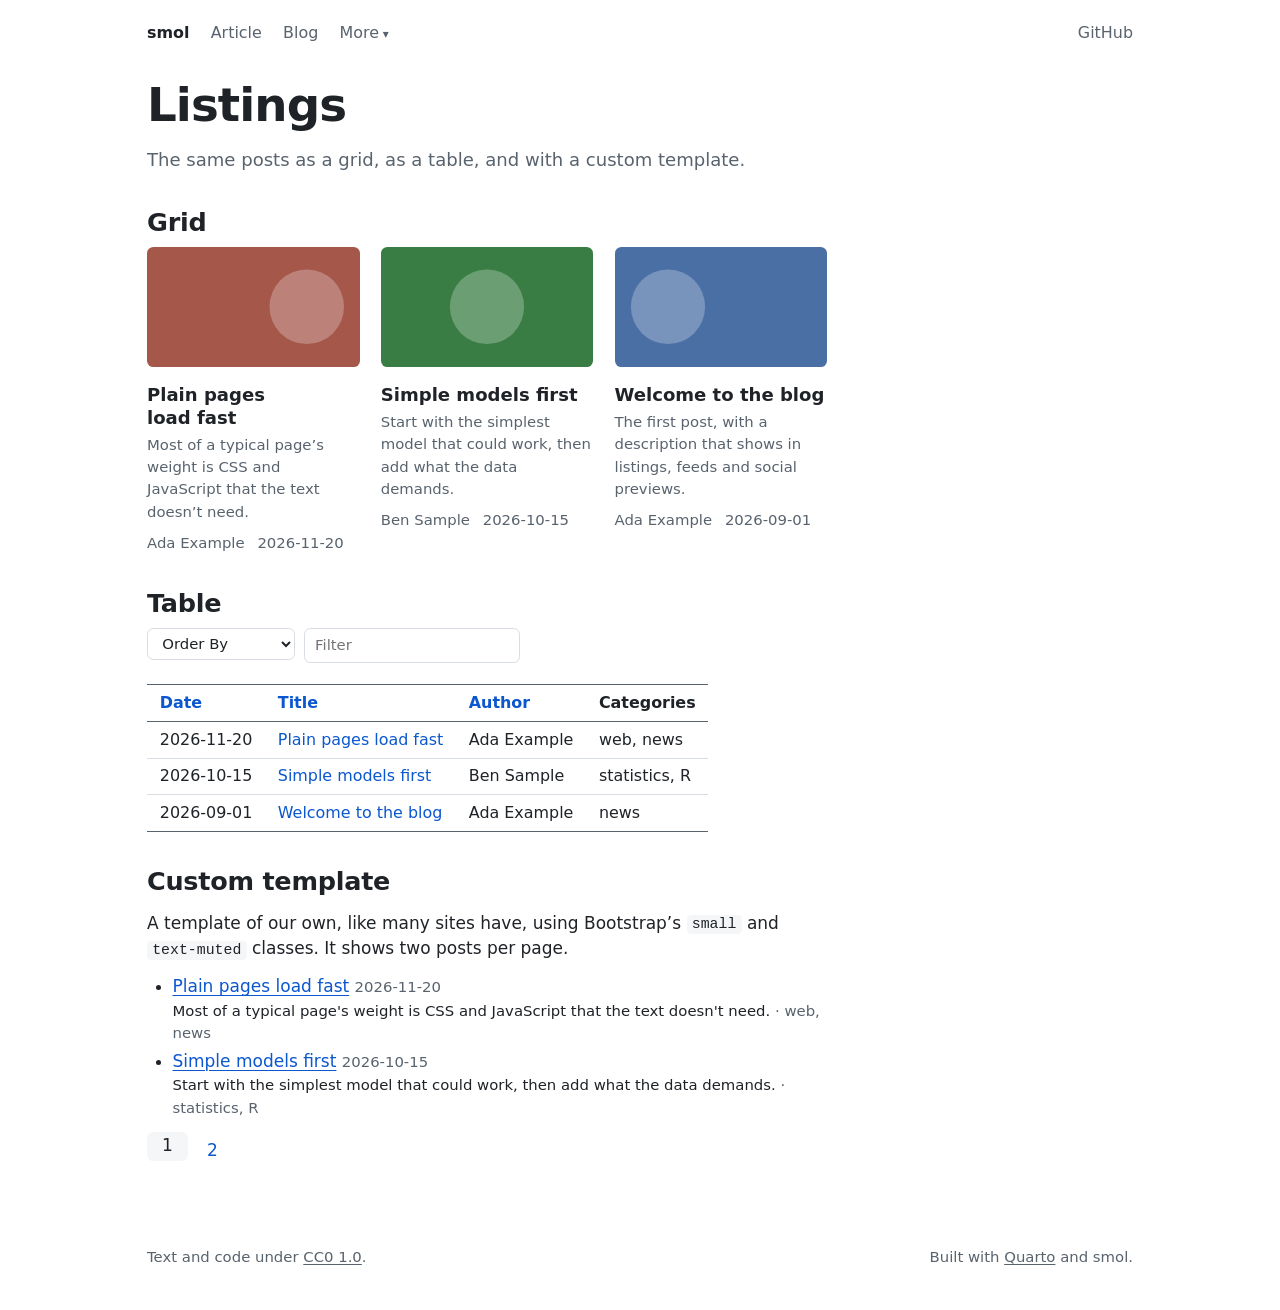
<file: listings.html>
<!DOCTYPE html>
<html xmlns="http://www.w3.org/1999/xhtml" lang="en" xml:lang="en"><head>

<meta charset="utf-8">
<meta name="generator" content="quarto-1.11.9">

<meta name="viewport" content="width=device-width, initial-scale=1.0, user-scalable=yes">

<meta name="description" content="The same posts as a grid, as a table, and with a custom template.">

<title>Listings – smol</title>
<style>
</style>


<script src="site_libs/quarto-listing/list.min.js"></script>
<script src="site_libs/quarto-listing/quarto-listing.js"></script>
<script>

  window.document.addEventListener("DOMContentLoaded", function (_event) {
    const listingTargetEl = window.document.querySelector('#listing-grid .list');
    if (!listingTargetEl) {
      // No listing discovered, do not attach.
      return; 
    }

    const options = {
      valueNames: ['listing-title','listing-author','listing-date','listing-image','listing-description',{ data: ['index'] },{ data: ['categories'] },{ data: ['listing-date-sort'] },{ data: ['listing-file-modified-sort'] }],
      
      searchColumns: ["listing-title","listing-author","listing-date","listing-image","listing-description"],
    };

    window['quarto-listings'] = window['quarto-listings'] || {};
    window['quarto-listings']['listing-grid'] = new List('listing-grid', options);

    if (window['quarto-listing-loaded']) {
      window['quarto-listing-loaded']();
    }
  });
  

  window.document.addEventListener("DOMContentLoaded", function (_event) {
    const listingTargetEl = window.document.querySelector('#listing-table .list');
    if (!listingTargetEl) {
      // No listing discovered, do not attach.
      return; 
    }

    const options = {
      valueNames: ['listing-date','listing-title','listing-author','listing-categories',{ data: ['index'] },{ data: ['categories'] },{ data: ['listing-date-sort'] },{ data: ['listing-title-sort'] }],
      
      searchColumns: ["listing-date","listing-title","listing-author"],
    };

    window['quarto-listings'] = window['quarto-listings'] || {};
    window['quarto-listings']['listing-table'] = new List('listing-table', options);

    if (window['quarto-listing-loaded']) {
      window['quarto-listing-loaded']();
    }
  });
  

  window.document.addEventListener("DOMContentLoaded", function (_event) {
    const listingTargetEl = window.document.querySelector('#listing-custom .list');
    if (!listingTargetEl) {
      // No listing discovered, do not attach.
      return; 
    }

    const options = {
      valueNames: ['listing-project','listing-website','listing-bibliography','listing-toc','listing-engines','listing-format','listing-language','listing-title','listing-description','listing-author','listing-date','listing-categories','listing-image','listing-path','listing-outputHref','listing-date-modified','listing-filename','listing-file-modified','listing-reading-time','listing-word-count','listing-subtitle','listing-anchor-sections','listing-abstract',{ data: ['index'] },{ data: ['categories'] },{ data: ['listing-date-sort'] },{ data: ['listing-date-modified-sort'] },{ data: ['listing-file-modified-sort'] },{ data: ['listing-reading-time-sort'] },{ data: ['listing-word-count-sort'] }],
      page: 2,
    pagination: { item: "<li class='page-item'><a class='page page-link' href='#'></a></li>" },
      searchColumns: ["listing-project","listing-website","listing-bibliography","listing-toc","listing-engines","listing-format","listing-language","listing-title","listing-description","listing-author","listing-date","listing-categories","listing-image","listing-path","listing-outputHref","listing-date-modified","listing-filename","listing-file-modified","listing-reading-time","listing-word-count","listing-subtitle","listing-anchor-sections","listing-abstract"],
    };

    window['quarto-listings'] = window['quarto-listings'] || {};
    window['quarto-listings']['listing-custom'] = new List('listing-custom', options);

    if (window['quarto-listing-loaded']) {
      window['quarto-listing-loaded']();
    }
  });
  </script>


<link rel="stylesheet" href="site_libs/quarto-contrib/quarto-project/smol/smol.css">
<meta property="og:title" content="Listings – smol">
<meta property="og:description" content="The same posts as a grid, as a table, and with a custom template.">
<meta property="og:image" content="https://vuorre.com/smol-html/posts/plain-pages/thumbnail.svg">
<meta property="og:site_name" content="smol">
</head>

<body>

<header class="site-header"><nav class="site-nav" aria-label="Site"><a class="site-title" href="./index.html">smol</a><ul class="nav-left"><li><a href="./article.html">Article</a></li><li><a href="./blog.html">Blog</a></li><li><details><summary>More</summary><ul><li><a href="./listings.html" aria-current="page">Listings</a></li><li><a href="./about.html">About</a></li></ul></details></li></ul><ul class="nav-right"><li><a href="https://github.com/mvuorre/smol-html">GitHub</a></li></ul></nav></header><main class="content" id="quarto-content">

<header id="title-block-header" class="quarto-title-block">
<h1 class="title">Listings</h1>
<div class="description">The same posts as a grid, as a table, and with a custom template.</div>
</header>


<h2 id="grid">Grid</h2>
<div id="listing-grid" class="quarto-listing quarto-listing-container-grid">
<div class="list grid quarto-listing-cols-3">
<div class="g-col-1" data-index="0" data-categories="d2ViJTJDbmV3cw==" data-listing-date-sort="1795129200000" data-listing-file-modified-sort="1795612485726" data-listing-date-modified-sort="NaN" data-listing-reading-time-sort="1" data-listing-word-count-sort="49">
<a href="./posts/plain-pages/index.html" class="quarto-grid-link no-external-icon">
<div class="quarto-grid-item card h-100 card-left">
<p class="card-img-top">
<img loading="lazy" src="./posts/plain-pages/thumbnail.svg" class="thumbnail-image card-img" style="height: 150px;">
</p>
<div class="card-body post-contents">
<h5 class="no-anchor card-title listing-title">
Plain pages load fast
</h5>
<div class="card-text listing-description">
<p>Most of a typical page’s weight is CSS and JavaScript that the text doesn’t need.</p>
</div>
<div class="card-attribution card-text-small justify">
<div class="listing-author">
Ada Example
</div>
<div class="listing-date">
2026-11-20
</div>
</div>
</div>
</div></a>
</div>
<div class="g-col-1" data-index="1" data-categories="c3RhdGlzdGljcyUyQ1I=" data-listing-date-sort="1792015200000" data-listing-file-modified-sort="1795614053282" data-listing-date-modified-sort="NaN" data-listing-reading-time-sort="1" data-listing-word-count-sort="29">
<a href="./posts/simple-models/index.html" class="quarto-grid-link no-external-icon">
<div class="quarto-grid-item card h-100 card-left">
<p class="card-img-top">
<img loading="lazy" src="./posts/simple-models/thumbnail.svg" class="thumbnail-image card-img" style="height: 150px;">
</p>
<div class="card-body post-contents">
<h5 class="no-anchor card-title listing-title">
Simple models first
</h5>
<div class="card-text listing-description">
<p>Start with the simplest model that could work, then add what the data demands.</p>
</div>
<div class="card-attribution card-text-small justify">
<div class="listing-author">
Ben Sample
</div>
<div class="listing-date">
2026-10-15
</div>
</div>
</div>
</div></a>
</div>
<div class="g-col-1" data-index="2" data-categories="bmV3cw==" data-listing-date-sort="1788213600000" data-listing-file-modified-sort="1795612485726" data-listing-date-modified-sort="NaN" data-listing-reading-time-sort="1" data-listing-word-count-sort="43">
<a href="./posts/welcome/index.html" class="quarto-grid-link no-external-icon">
<div class="quarto-grid-item card h-100 card-left">
<p class="card-img-top">
<img loading="lazy" src="./posts/welcome/thumbnail.svg" class="thumbnail-image card-img" style="height: 150px;">
</p>
<div class="card-body post-contents">
<h5 class="no-anchor card-title listing-title">
Welcome to the blog
</h5>
<div class="card-text listing-description">
<p>The first post, with a description that shows in listings, feeds and social previews.</p>
</div>
<div class="card-attribution card-text-small justify">
<div class="listing-author">
Ada Example
</div>
<div class="listing-date">
2026-09-01
</div>
</div>
</div>
</div></a>
</div>
</div>
<div class="listing-no-matching d-none">No matching items</div>
</div>
<h2 id="table">Table</h2>
<div id="listing-table" class="quarto-listing quarto-listing-container-table">
<div class="listing-actions-group">
   <div class="input-group input-group-sm quarto-listing-sort">
    <span class="input-group-text"><i class="bi bi-sort-down"></i></span>
    <select id="listing-table-sort" class="form-select" aria-label="Order By" onchange="window['quarto-listings']['listing-table'].sort(this.options[this.selectedIndex].value, { order: this.options[this.selectedIndex].getAttribute('data-direction')})">
      <option value="" disabled="" selected="" hidden="">Order By</option>
      <option value="index" data-direction="asc">Default</option>
      <option value="listing-date-sort" data-direction="asc">
        Date - Oldest
      </option>
      <option value="listing-date-sort" data-direction="desc">
        Date - Newest
      </option>
      <option value="listing-title-sort" data-direction="asc">
        Title
      </option>
      <option value="listing-author" data-direction="asc">
        Author
      </option>
    </select>
  </div>
    <div class="input-group input-group-sm quarto-listing-filter">
      <span class="input-group-text"><i class="bi bi-search"></i></span>
      <input type="text" class="search form-control" placeholder="Filter">
    </div>
</div>
<table class="quarto-listing-table table">
<thead>
<tr>

<th>
<a class="sort" data-sort="listing-date-sort" onclick="if (this.classList.contains('sort-asc')) { this.classList.add('sort-desc'); this.classList.remove('sort-asc') } else { this.classList.add('sort-asc'); this.classList.remove('sort-desc')} return false;">Date</a>
</th>

<th>
<a class="sort" data-sort="listing-title-sort" onclick="if (this.classList.contains('sort-asc')) { this.classList.add('sort-desc'); this.classList.remove('sort-asc') } else { this.classList.add('sort-asc'); this.classList.remove('sort-desc')} return false;">Title</a>
</th>

<th>
<a class="sort" data-sort="listing-author" onclick="if (this.classList.contains('sort-asc')) { this.classList.add('sort-desc'); this.classList.remove('sort-asc') } else { this.classList.add('sort-asc'); this.classList.remove('sort-desc')} return false;">Author</a>
</th>

<th>
Categories
</th>

</tr>
</thead>
<tbody class="list">

<tr data-index="0" data-categories="d2ViJTJDbmV3cw==" data-listing-date-sort="1795129200000" data-listing-file-modified-sort="1795612485726" data-listing-date-modified-sort="NaN" data-listing-reading-time-sort="1" data-listing-word-count-sort="49" data-listing-title-sort="Plain pages load fast" data-listing-filename-sort="index.qmd">
<td>
<span class="listing-date">2026-11-20</span>
</td>
<td>
<a href="./posts/plain-pages/index.html" class="title listing-title">Plain pages load fast</a>
</td>
<td>
<span class="listing-author">Ada Example</span>
</td>
<td>
<span class="listing-categories">web, news</span>
</td>

</tr>

<tr data-index="1" data-categories="c3RhdGlzdGljcyUyQ1I=" data-listing-date-sort="1792015200000" data-listing-file-modified-sort="1795614053282" data-listing-date-modified-sort="NaN" data-listing-reading-time-sort="1" data-listing-word-count-sort="29" data-listing-title-sort="Simple models first" data-listing-filename-sort="index.qmd">
<td>
<span class="listing-date">2026-10-15</span>
</td>
<td>
<a href="./posts/simple-models/index.html" class="title listing-title">Simple models first</a>
</td>
<td>
<span class="listing-author">Ben Sample</span>
</td>
<td>
<span class="listing-categories">statistics, R</span>
</td>

</tr>

<tr data-index="2" data-categories="bmV3cw==" data-listing-date-sort="1788213600000" data-listing-file-modified-sort="1795612485726" data-listing-date-modified-sort="NaN" data-listing-reading-time-sort="1" data-listing-word-count-sort="43" data-listing-title-sort="Welcome to the blog" data-listing-filename-sort="index.qmd">
<td>
<span class="listing-date">2026-09-01</span>
</td>
<td>
<a href="./posts/welcome/index.html" class="title listing-title">Welcome to the blog</a>
</td>
<td>
<span class="listing-author">Ada Example</span>
</td>
<td>
<span class="listing-categories">news</span>
</td>

</tr>

</tbody>
</table>
<div class="listing-no-matching d-none">No matching items</div>
</div>
<h2 id="custom-template">Custom template</h2>
<p>A template of our own, like many sites have, using Bootstrap’s <code>small</code> and <code>text-muted</code> classes. It shows two posts per page.</p>
<div id="listing-custom" class="quarto-listing quarto-listing-container-custom">
<ul class="list">

  <li data-index="0" data-categories="d2ViJTJDbmV3cw==" data-listing-date-sort="1795129200000" data-listing-file-modified-sort="1795612485726" data-listing-date-modified-sort="NaN" data-listing-reading-time-sort="1" data-listing-word-count-sort="49">
    <a href="./posts/plain-pages/index.html">Plain pages load fast</a>
    <span class="listing-date small text-muted">2026-11-20</span>
    <div class="small">
      Most of a typical page's weight is CSS and JavaScript that the text doesn't need.
      
      <span class="listing-categories text-muted">· <span class="listing-category">web</span>, <span class="listing-category">news</span></span>
      
    </div>
  </li>

  <li data-index="1" data-categories="c3RhdGlzdGljcyUyQ1I=" data-listing-date-sort="1792015200000" data-listing-file-modified-sort="1795614053282" data-listing-date-modified-sort="NaN" data-listing-reading-time-sort="1" data-listing-word-count-sort="29">
    <a href="./posts/simple-models/index.html">Simple models first</a>
    <span class="listing-date small text-muted">2026-10-15</span>
    <div class="small">
      Start with the simplest model that could work, then add what the data demands.
      
      <span class="listing-categories text-muted">· <span class="listing-category">statistics</span>, <span class="listing-category">R</span></span>
      
    </div>
  </li>

  <li data-index="2" data-categories="bmV3cw==" data-listing-date-sort="1788213600000" data-listing-file-modified-sort="1795612485726" data-listing-date-modified-sort="NaN" data-listing-reading-time-sort="1" data-listing-word-count-sort="43">
    <a href="./posts/welcome/index.html">Welcome to the blog</a>
    <span class="listing-date small text-muted">2026-09-01</span>
    <div class="small">
      The first post, with a description that shows in listings, feeds and social previews.
      
      <span class="listing-categories text-muted">· <span class="listing-category">news</span></span>
      
    </div>
  </li>

</ul>
<div class="listing-no-matching d-none">No matching items</div>
<nav id="custom-pagination" class="listing-pagination" aria-label="Page Navigation">
  <ul class="pagination"></ul>
</nav>
</div>



</main><footer class="site-footer"><div>Text and code under <a href="https://creativecommons.org/publicdomain/zero/1.0/">CC0 1.0</a>.</div><div>Built with <a href="https://quarto.org/">Quarto</a> and smol.</div></footer>




</body></html>
</file>
<file: site_libs/quarto-contrib/kbd/kbd.css>
kbd.kbd.mac {
  /* When rendering keyboard icons on macOS, we revert the font family to the 
     system font to ensure the icons render with the same X-height as upper case letters. */
  font-family: inherit;
}
</file>
<file: site_libs/quarto-contrib/quarto-project/smol/smol.css>
/* smol: the whole stylesheet. Plain CSS, no Bootstrap.
   Colours use light-dark(), so pages are light or dark following the
   reader's system setting. There is no toggle. */

:root {
  color-scheme: light dark;
  --text: light-dark(#1f2328, #e3e6ea);
  --muted: light-dark(#59636e, #9ba3ad);
  --bg: light-dark(#fff, #15171b);
  --soft: light-dark(#f5f6f8, #1d2025);
  --line: light-dark(#d8dde3, #343941);
  --accent: light-dark(#0b57d0, #8ab4f8);
  --sans: system-ui, sans-serif;
  --mono: ui-monospace, SFMono-Regular, Menlo, Consolas, "Liberation Mono", monospace;
  /* MathML needs a math font, or letters like Greek ones don't show. */
  --math: "STIX Two Math", "Cambria Math", "Latin Modern Math", "STIX Math", "TeX Gyre DejaVu Math", math;
  --body: 40rem; /* text column */
  --gap: 3rem;   /* between the text and the margin */
  --side: 15rem; /* margin column */
  --frame: calc(var(--body) + 2rem); /* header, main and footer width */
}

html {
  background: var(--bg);
  color: var(--text);
  font: 1.0625rem/1.5 var(--sans);
  -webkit-text-size-adjust: 100%;
  text-size-adjust: 100%;
}

body {
  margin: 0;
  overflow-wrap: break-word;
  overflow-x: clip; /* .column-screen is 100vw, which counts the scrollbar */
}

/* Layout ---------------------------------------------------------------- */

main,
.site-header,
.site-footer {
  box-sizing: border-box;
  max-width: var(--frame);
  margin: 0 auto;
  padding-inline: 1rem;
}

main { padding-block: 2rem 3rem; }

.column-screen {
  clear: both;
  width: 100vw;
  margin-left: calc(50% - 50vw);
}

/* Wide screens: margin content floats into a right margin, as in Tufte
   CSS. Floats keep notes next to their text without leaving gaps in it,
   and work at any depth. Every page keeps the same frame, so the text
   doesn't jump sideways between pages. */
@media (min-width: 56rem) {
  :root { --frame: calc(var(--body) + var(--gap) + var(--side) + 2rem); }
  main { padding-right: calc(var(--gap) + var(--side) + 1rem); }
  #TOC,
  .column-margin,
  .quarto-float-caption-margin {
    float: right;
    clear: right;
    width: var(--side);
    margin-right: calc(-1 * (var(--gap) + var(--side)));
  }
  /* Quarto puts a margin caption after its figure or table. Floating the
     content too lets the caption float level with its top, while it still
     stacks below earlier margin notes instead of overlapping them. */
  .margin-caption > figure > div {
    float: left;
    width: 100%;
  }
  .margin-caption > figure::after {
    content: "";
    display: block;
    clear: left;
  }
  .column-page {
    clear: right;
    margin-right: calc(-1 * (var(--gap) + var(--side)));
  }
  .column-body-outset {
    margin-inline: -1.5rem;
  }
  /* The text column sits left of centre, so shift by half the margin. */
  .column-screen {
    margin-left: calc(50% - 50vw + (var(--gap) + var(--side)) / 2);
  }
}

.column-screen figcaption { padding-inline: 1rem; }

/* Images in wide columns fill them, even when smaller. */
.column-page img,
.column-screen img { width: 100%; }

.column-margin,
.quarto-float-caption-margin {
  font-size: 0.875rem;
  line-height: 1.45;
  color: var(--muted);
}

.column-margin { margin-bottom: 1rem; }
.column-margin > :first-child { margin-top: 0; }
.column-margin > :last-child { margin-bottom: 0; }

@media (max-width: 55.99rem) {
  .column-margin {
    display: block; /* asides are spans inside paragraphs */
    margin: 1.25rem 0;
    padding-left: 1rem;
    border-left: 2px solid var(--line);
  }
}

/* Title block ------------------------------------------------------------ */

#title-block-header {
  margin-bottom: 2rem;
  color: var(--muted);
  font-size: 0.9375rem;
}

#title-block-header > * { margin: 0.35rem 0 0; }

h1.title {
  margin: 0 !important;
  color: var(--text);
  font-size: clamp(2rem, 1.5rem + 2vw, 2.75rem);
  line-height: 1.15;
  letter-spacing: -0.02em;
}

.subtitle {
  font-size: 1.25rem;
  line-height: 1.4;
}

#title-block-header .description {
  margin-top: 0.75rem;
  font-size: 1.0625rem;
}

#title-block-header .description p { margin: 0; }

#title-block-header .authors { margin-top: 1.25rem; color: var(--text); }
.author { display: block; }

.orcid svg {
  width: 1em;
  height: 1em;
  vertical-align: -0.125em;
}

.email { text-decoration: none; }

.categories {
  display: flex;
  flex-wrap: wrap;
  gap: 0.375rem;
  margin-top: 0.75rem !important;
}

.abstract {
  margin-top: 1.5rem !important;
  color: var(--text);
}

.abstract p { margin-block: 0.35rem 0; }

.abstract-title,
#TOC h2 {
  color: var(--muted);
  font-size: 0.75rem;
  font-weight: 600;
  letter-spacing: 0.06em;
  text-transform: uppercase;
}

/* Table of contents ------------------------------------------------------ */

#TOC {
  margin-bottom: 2rem; /* not the shorthand: the wide layout sets margin-right */
  font-size: 0.875rem;
  line-height: 1.4;
}

#TOC h2 { margin: 0 0 0.5rem; }

#TOC ul {
  margin: 0;
  padding: 0;
  list-style: none;
}

#TOC ul ul { padding-left: 0.875rem; }

#TOC li { margin-top: 0.35rem; }

#TOC a {
  color: var(--muted);
  text-decoration: none;
}

#TOC a:hover { color: var(--accent); }

@media (max-width: 55.99rem) {
  #TOC {
    padding: 0.75rem 0;
    border-block: 1px solid var(--line);
  }
}

/* Site navigation and footer ------------------------------------------- */

/* A line of text links at the width of the page, with no bar behind it. */
.site-header { padding-top: 1.25rem; }

.site-nav {
  display: flex;
  flex-wrap: wrap;
  align-items: baseline;
  gap: 0.25rem 1.25rem;
  font-size: 0.9375rem;
}

.site-nav ul {
  display: flex;
  flex-wrap: wrap;
  gap: 0.25rem 1.25rem;
  margin: 0;
  padding: 0;
  list-style: none;
}

.site-nav li { margin: 0; }
.site-nav .nav-right { margin-left: auto; }

.site-nav a,
.site-nav summary {
  color: var(--muted);
  text-decoration: none;
}

.site-nav a:hover,
.site-nav summary:hover,
.site-nav [aria-current="page"] { color: var(--text); }

.site-title {
  color: var(--text) !important;
  font-weight: 650;
}

.site-title img { height: 1.5em; vertical-align: middle; }

/* Menus are <details>, so they open without JavaScript. */
.site-nav details { position: relative; }
.site-nav summary { cursor: pointer; list-style: none; }
.site-nav summary::-webkit-details-marker { display: none; }
.site-nav summary::after { content: " \25BE"; font-size: 0.75em; }

.site-nav details ul {
  position: absolute;
  z-index: 1;
  flex-direction: column;
  min-width: 10rem;
  margin-top: 0.5rem;
  padding: 0.6rem 0.9rem;
  border: 1px solid var(--line);
  border-radius: 0.5rem;
  background: var(--bg);
}

.site-nav .menu-header { color: var(--muted); font-size: 0.8125rem; }

.site-footer {
  display: flex;
  flex-wrap: wrap;
  justify-content: space-between;
  gap: 0.5rem 2rem;
  padding-block: 1rem 2.5rem;
  color: var(--muted);
  font-size: 0.875rem;
}

.site-footer p { margin: 0; }
.site-footer a { color: inherit; }

/* Text ------------------------------------------------------------------ */

h1, h2, h3, h4, h5, h6 {
  margin: 1.5rem 0 0.5rem;
  font-weight: 650;
  line-height: 1.25;
  text-wrap: balance;
}

h1 { font-size: 2rem; }
h2 { margin-top: 2rem; font-size: 1.5rem; letter-spacing: -0.01em; }
h3 { font-size: 1.25rem; }
h4 { font-size: 1.0625rem; }
h5, h6 { font-size: 1rem; }
h6 { color: var(--muted); }

p { text-wrap: pretty; }
p, ul, ol, dl { margin-block: 0.75em; }

[id] { scroll-margin-top: 1rem; }

a {
  color: var(--accent);
  text-decoration-thickness: 0.06em;
  text-underline-offset: 0.15em;
}

a:hover { text-decoration-thickness: 0.12em; }

:focus-visible {
  outline: 2px solid var(--accent);
  outline-offset: 2px;
}

ul, ol { padding-left: 1.5rem; }
li + li { margin-top: 0.25rem; }
ul.task-list { padding-left: 0.25rem; list-style: none; }
ul.task-list input { margin: 0 0.5rem 0 0; }

dt { font-weight: 600; }
dd { margin: 0.25rem 0 0.75rem 1.5rem; }

blockquote {
  margin: 1.5rem 0;
  padding-left: 1.25rem;
  border-left: 3px solid var(--line);
  color: var(--muted);
}

hr {
  margin: 2.5rem 0;
  border: 0;
  border-top: 1px solid var(--line);
}

sup, sub { line-height: 0; }

/* For screen readers only. Quarto uses Bootstrap's class name. */
.visually-hidden {
  position: absolute;
  width: 1px;
  height: 1px;
  overflow: hidden;
  clip-path: inset(50%);
  white-space: nowrap;
}

abbr[title] { text-decoration: underline dotted; }
mark { background: light-dark(#fff3b0, #5c4b00); color: inherit; }
.smallcaps { font-variant: small-caps; }
.underline { text-decoration: underline; }

kbd {
  padding: 0.1em 0.4em;
  border: 1px solid var(--line);
  border-bottom-width: 2px;
  border-radius: 0.3em;
  background: var(--soft);
  font-size: 0.8em;
}

@media (max-width: 40rem) {
  p, li, dd { hyphens: auto; }
}

/* Code ------------------------------------------------------------------ */

code, kbd, pre, samp { font-family: var(--mono); }
code { font-size: 0.875em; }

:not(pre) > code {
  padding: 0.1em 0.35em;
  border-radius: 0.3em;
  background: var(--soft);
}

pre {
  margin: 1.25rem 0;
  padding: 0.875rem 1rem;
  overflow-x: auto;
  border-radius: 0.5rem;
  background: var(--soft);
  font-size: 0.8125rem;
  line-height: 1.5;
  tab-size: 2;
}

pre code { font-size: inherit; }

div.sourceCode { margin: 1.25rem 0; }
div.sourceCode > pre { margin: 0; }

/* Syntax colours (GitHub's), set because minimal: true gives Pandoc a
   colourless theme. */
code span.kw, code span.cf, code span.im, code span.pp { color: light-dark(#cf222e, #ff7b72); }
code span.st, code span.vs, code span.ss, code span.ch { color: light-dark(#0a3069, #a5d6ff); }
code span.dv, code span.bn, code span.fl, code span.cn { color: light-dark(#0550ae, #79c0ff); }
code span.fu { color: light-dark(#8250df, #d2a8ff); }
code span.bu, code span.sc { color: light-dark(#953800, #ffa657); }
code span.dt, code span.at { color: light-dark(#116329, #7ee787); }
code span.al, code span.er { color: light-dark(#82071e, #ffa198); font-weight: 600; }
code span.co, code span.do, code span.an, code span.cv, code span.in, code span.wa {
  color: var(--muted);
  font-style: italic;
}

pre.numberSource code { counter-reset: line; }
pre.numberSource code > span { counter-increment: line; }
pre.numberSource code > span > a:first-child::before {
  content: counter(line);
  display: inline-block;
  width: 1.5em;
  margin-right: 1em;
  color: var(--muted);
  text-align: right;
}

.code-with-filename { margin: 1.25rem 0; }
.code-with-filename-file pre {
  margin: 0;
  padding-bottom: 0;
  border-radius: 0.5rem 0.5rem 0 0;
  color: var(--muted);
  font-size: 0.75rem;
}
.code-with-filename div.sourceCode { margin: 0; }
.code-with-filename div.sourceCode > pre { border-radius: 0 0 0.5rem 0.5rem; }

details.code-fold { margin: 1.25rem 0 0.5rem; }
details.code-fold > summary {
  color: var(--muted);
  font-size: 0.875rem;
  cursor: pointer;
}
details.code-fold > div.sourceCode { margin-top: 0.5rem; }

.cell { margin: 1.25rem 0; }
.cell div.sourceCode, .cell-output pre { margin-block: 0.5rem; }

.cell-output pre {
  padding-block: 0.25rem;
  border-left: 2px solid var(--line);
  border-radius: 0;
  background: none;
}

.cell-output-stderr pre { border-left-color: light-dark(#bf8700, #d29922); }

/* Code annotations: numbers at the right of the line, and the list below. */
pre.code-annotation-code { position: relative; }

.code-annotation-anchor,
.code-annotation-container-grid dt {
  padding: 0 0.45em;
  border-radius: 1em;
  background: var(--line);
  color: var(--text);
  font: 600 0.6875rem/1.6 var(--sans);
}

.code-annotation-anchor {
  position: absolute;
  right: 0.75rem;
  text-decoration: none;
}

.code-annotation-container-grid {
  display: grid;
  grid-template-columns: auto 1fr;
  align-items: baseline;
  gap: 0.35rem 0.75rem;
  font-size: 0.9375rem;
}

.code-annotation-container-grid dd { margin: 0; }

/* Math ------------------------------------------------------------------ */

/* Math fonts have a smaller x-height than system sans-serifs. */
math { font-family: var(--math); font-size: 1.1em; }

math[display="block"] {
  margin: 1.25rem 0;
  overflow-x: auto;
  overflow-y: hidden;
}

/* Figures and tables ----------------------------------------------------- */

figure { margin: 1.75rem 0; }
figure > p { margin: 0; }

img, svg, video, iframe { max-width: 100%; height: auto; }

/* Embedded videos. Quarto's fallback for Bootstrap's .ratio lacks this
   spacer, so without it videos have no height and vanish. */
.ratio::before { content: ""; display: block; padding-top: var(--bs-aspect-ratio); }

.quarto-figure-center > figure > div,
.quarto-figure-center > figure > p { text-align: center; }

/* Captions centre when they fit on one line, and wrap left-aligned when
   they don't, as in LaTeX. */
figcaption {
  width: fit-content;
  margin-inline: auto;
  margin-top: 0.6rem;
  color: var(--muted);
  font-size: 0.875rem;
  line-height: 1.45;
}

.quarto-float-caption-top { margin: 0 auto 0.6rem; }

.quarto-layout-panel { margin: 1.75rem 0; }

.quarto-layout-row {
  display: flex;
  align-items: flex-start;
  gap: 1.25rem;
}

.quarto-layout-cell { min-width: 0; }
.quarto-layout-cell > figure,
.quarto-layout-cell > p,
.quarto-layout-cell > .quarto-figure > figure { margin: 0; }

div.columns { display: flex; gap: 1.5rem; }
div.column { flex: auto; min-width: 0; }

/* Quarto's CSS grid (::: grid with .g-col-N children), which Bootstrap
   provides in normal Quarto. Responsive classes like .g-col-md-6 aren't
   supported; their items stack. */
.grid {
  display: grid;
  grid-template-columns: repeat(12, minmax(0, 1fr));
  gap: 1.5rem;
}
.grid > * { grid-column: 1 / -1; }
.grid > * > :first-child { margin-top: 0; }
.g-col-1 { grid-column: auto / span 1; }
.g-col-2 { grid-column: auto / span 2; }
.g-col-3 { grid-column: auto / span 3; }
.g-col-4 { grid-column: auto / span 4; }
.g-col-5 { grid-column: auto / span 5; }
.g-col-6 { grid-column: auto / span 6; }
.g-col-7 { grid-column: auto / span 7; }
.g-col-8 { grid-column: auto / span 8; }
.g-col-9 { grid-column: auto / span 9; }
.g-col-10 { grid-column: auto / span 10; }
.g-col-11 { grid-column: auto / span 11; }

@media (max-width: 30rem) {
  .quarto-layout-row, div.columns { flex-direction: column; }
  .quarto-layout-cell, div.column { width: 100% !important; flex-basis: auto !important; }
}

/* Tables are centred, like figures. */
table {
  display: block; /* so wide tables scroll instead of widening the page */
  width: max-content;
  max-width: 100%;
  margin: 1.25rem auto;
  overflow-x: auto;
  border-collapse: collapse;
  font-size: 0.9375rem;
  font-variant-numeric: tabular-nums;
}

th, td {
  padding: 0.35rem 0.75rem;
  vertical-align: top;
}

th { font-weight: 600; text-align: inherit; }
tr:first-child > * { border-top: 1px solid var(--muted); }
thead th { border-bottom: 1px solid var(--muted); }
tbody tr + tr { border-top: 1px solid var(--line); }
tbody tr:last-child > * { border-bottom: 1px solid var(--muted); }
td > :first-child, th > :first-child { margin-top: 0; }
td > :last-child, th > :last-child { margin-bottom: 0; }

/* Callouts and tabsets ------------------------------------------------- */

.callout {
  --c: var(--muted);
  margin: 1.5rem 0;
  padding: 0.75rem 1rem;
  border-left: 3px solid var(--c);
  border-radius: 0 0.375rem 0.375rem 0;
  background: color-mix(in srgb, var(--c) 7%, var(--bg));
}

.callout-note { --c: light-dark(#0969da, #4493f8); }
.callout-tip { --c: light-dark(#1a7f37, #3fb950); }
.callout-warning { --c: light-dark(#9a6700, #d29922); }
.callout-important { --c: light-dark(#cf222e, #f85149); }
.callout-caution { --c: light-dark(#bc4c00, #db6d28); }

.callout-simple, .callout-minimal { background: none; }
.callout-minimal { border-left-color: var(--line); }

.callout-title {
  color: var(--c);
  font-weight: 600;
}

.callout-minimal .callout-title { color: var(--text); }
.callout > :first-child, .callout details > :nth-child(2) { margin-top: 0.25rem; }
.callout > :last-child, .callout details > :last-child { margin-bottom: 0; }
.callout > .callout-title:first-child { margin-top: 0; }
.callout-title + * { margin-top: 0.35rem; }
.callout summary { cursor: pointer; }

.panel-tabset {
  display: flex;
  flex-wrap: wrap;
  margin: 1.5rem 0;
}

.panel-tabset > label {
  position: relative; /* its underline over the panel's top rule */
  margin-bottom: -1px;
  padding: 0.25rem 0.75rem;
  border-bottom: 2px solid transparent;
  color: var(--muted);
  cursor: pointer;
  font-size: 0.875rem;
}

.panel-tabset > :checked + label { border-color: var(--accent); color: var(--text); }
.panel-tabset > :focus-visible + label { outline: 2px solid var(--accent); }

.panel-tabset > .tab {
  display: none;
  order: 1; /* every panel after every label */
  width: 100%;
  border-top: 1px solid var(--line);
}

.panel-tabset > :checked + label + .tab { display: block; }

/* Theorems, footnotes, references ---------------------------------------- */

.theorem, .proof { margin: 1.25rem 0; }

a.footnote-ref { text-decoration: none; }

section.footnotes {
  margin-top: 3rem;
  color: var(--muted);
  font-size: 0.9375rem;
}

section.footnotes hr {
  width: 6rem;
  margin: 0 0 1.25rem;
}

section.footnotes ol { padding-left: 1.25rem; }
a.footnote-back { text-decoration: none; }

.csl-bib-body { font-size: 0.9375rem; }
.csl-entry { margin-bottom: 0.6rem; }
.hanging-indent .csl-entry { padding-left: 1.5em; text-indent: -1.5em; }
.csl-left-margin { float: left; min-width: 2em; }
.csl-right-inline { margin-left: 2em; }

/* Bootstrap classes ------------------------------------------------------ */

/* Quarto's markup and scripts use these, and so do many listing templates.
   The listing script shows "No matching items" by removing d-none. */
.d-none { display: none !important; }
.small { font-size: 0.875em; }
.text-muted { color: var(--muted); }

/* Sites that turn on anchor-sections get Quarto's anchor script, whose
   icon is a character from Bootstrap's icon font. */
.anchorjs-link { color: var(--muted); }
.anchorjs-link::after { content: "#"; }

/* Listings --------------------------------------------------------------- */

.quarto-post {
  display: grid;
  grid-template-columns: minmax(0, 1fr) auto;
  grid-template-areas: "meta thumb" "body thumb";
  column-gap: 1.5rem;
  padding: 1.25rem 0;
  border-top: 1px solid var(--line);
}

.quarto-post .metadata { grid-area: meta; }
.quarto-post .body { grid-area: body; display: flex; flex-direction: column; }
.quarto-post .thumbnail { grid-area: thumb; width: 8rem; }

.quarto-post .metadata a {
  display: flex;
  gap: 0.75rem;
  color: var(--muted);
  font-size: 0.875rem;
  text-decoration: none;
}

.listing-title {
  margin: 0.25rem 0;
  font-size: 1.1875rem;
}

.listing-title a,
.quarto-grid-link {
  color: var(--text);
  text-decoration: none;
}

.listing-title a:hover,
.quarto-grid-link:hover .listing-title { color: var(--accent); }

.listing-subtitle a,
.listing-description a {
  color: var(--muted);
  text-decoration: none;
}

.listing-description p { margin: 0.25rem 0 0; }

.listing-date { white-space: nowrap; }

/* Category pills, in Quarto's own listing templates and the title block.
   Custom templates keep their own markup. */
.quarto-post .listing-categories,
.quarto-grid-item .listing-categories {
  display: flex;
  flex-wrap: wrap;
  order: 1;
  gap: 0.375rem;
  margin-top: 0.6rem;
}

.quarto-post .listing-category,
.quarto-grid-item .listing-category,
.category {
  padding: 0 0.5rem;
  border: 1px solid var(--line);
  border-radius: 1rem;
  color: var(--muted);
  font-size: 0.75rem;
}

.thumbnail-image {
  width: 100%;
  aspect-ratio: 16 / 9;
  border-radius: 0.375rem;
  object-fit: cover;
}

.list.grid {
  display: grid;
  grid-template-columns: repeat(auto-fill, minmax(min(100%, 11rem), 1fr));
  gap: 1.75rem 1.25rem;
}

.card-img-top { margin: 0; }
.quarto-grid-item .thumbnail-image { height: auto !important; } /* Quarto sets 150px inline */
.quarto-grid-item .listing-title { margin: 0.6rem 0 0.25rem; font-size: 1.0625rem; }

.quarto-grid-item .listing-description,
.card-attribution {
  color: var(--muted);
  font-size: 0.875rem;
}

.card-attribution {
  display: flex;
  flex-wrap: wrap;
  column-gap: 0.75rem;
  margin-top: 0.5rem;
  white-space: nowrap;
}

.quarto-listing-table { margin-inline: 0; }
.quarto-listing-table a { text-decoration: none; }
.quarto-listing-table .listing-title { font-size: inherit; }
.quarto-listing-table .listing-categories { display: inline; }

/* Sort and filter controls. They work because Quarto's listing JS stays. */
.listing-actions-group {
  display: flex;
  flex-wrap: wrap;
  gap: 0.5rem;
  margin-bottom: 1rem;
}

.input-group-text { display: none; } /* empty without Bootstrap's icon font */

/* Page links, which the listing script adds with page-size. */
.pagination {
  display: flex;
  flex-wrap: wrap;
  gap: 0.25rem;
  padding: 0;
  list-style: none;
}

.page-link {
  display: block;
  min-width: 1.5em;
  padding: 0.1rem 0.45rem;
  border-radius: 0.375rem;
  text-align: center;
  text-decoration: none;
}

.page-item.active .page-link { background: var(--soft); color: var(--text); }
.page-item.disabled .page-link { color: var(--muted); pointer-events: none; }

select, input[type="text"] {
  padding: 0.3rem 0.6rem;
  border: 1px solid var(--line);
  border-radius: 0.375rem;
  background: var(--bg);
  color: var(--text);
  font: inherit;
  font-size: 0.875rem;
}

@media (max-width: 40rem) {
  .quarto-post .thumbnail { width: 5.5rem; }
}
</file>
